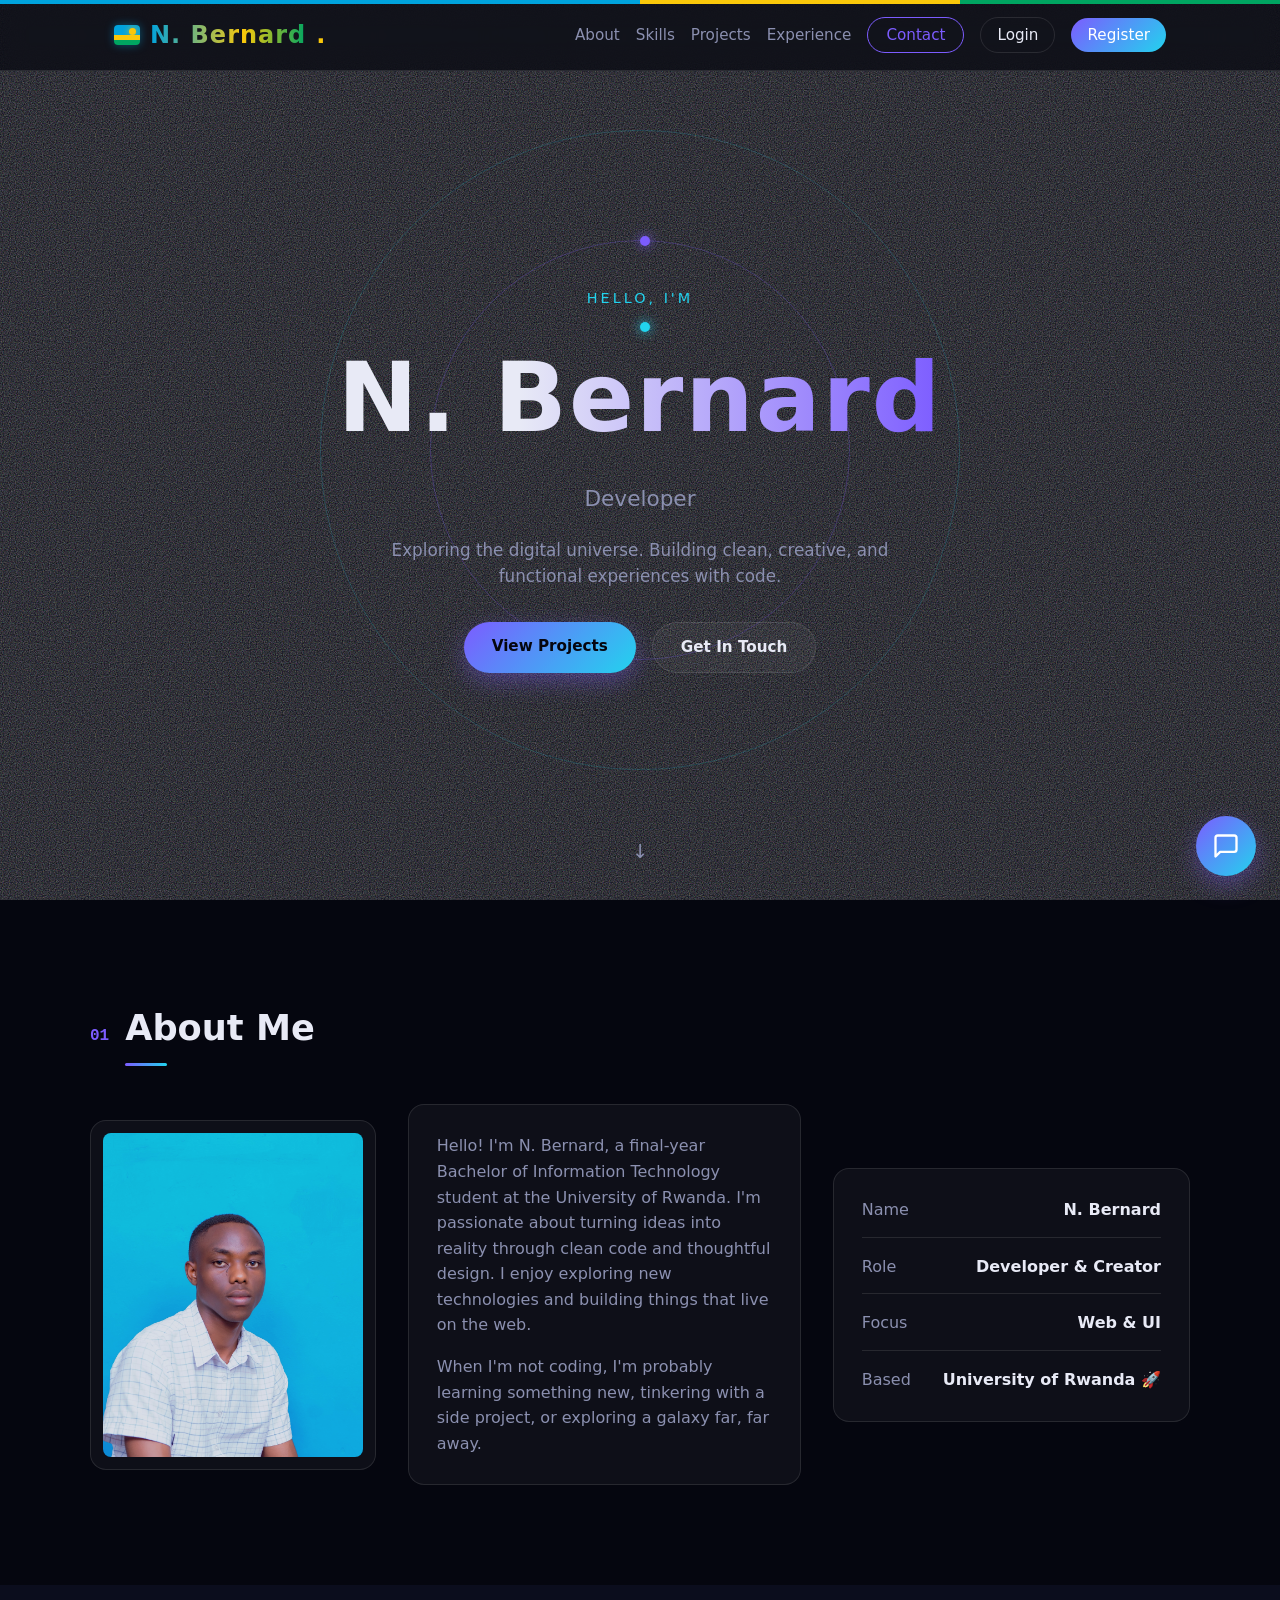
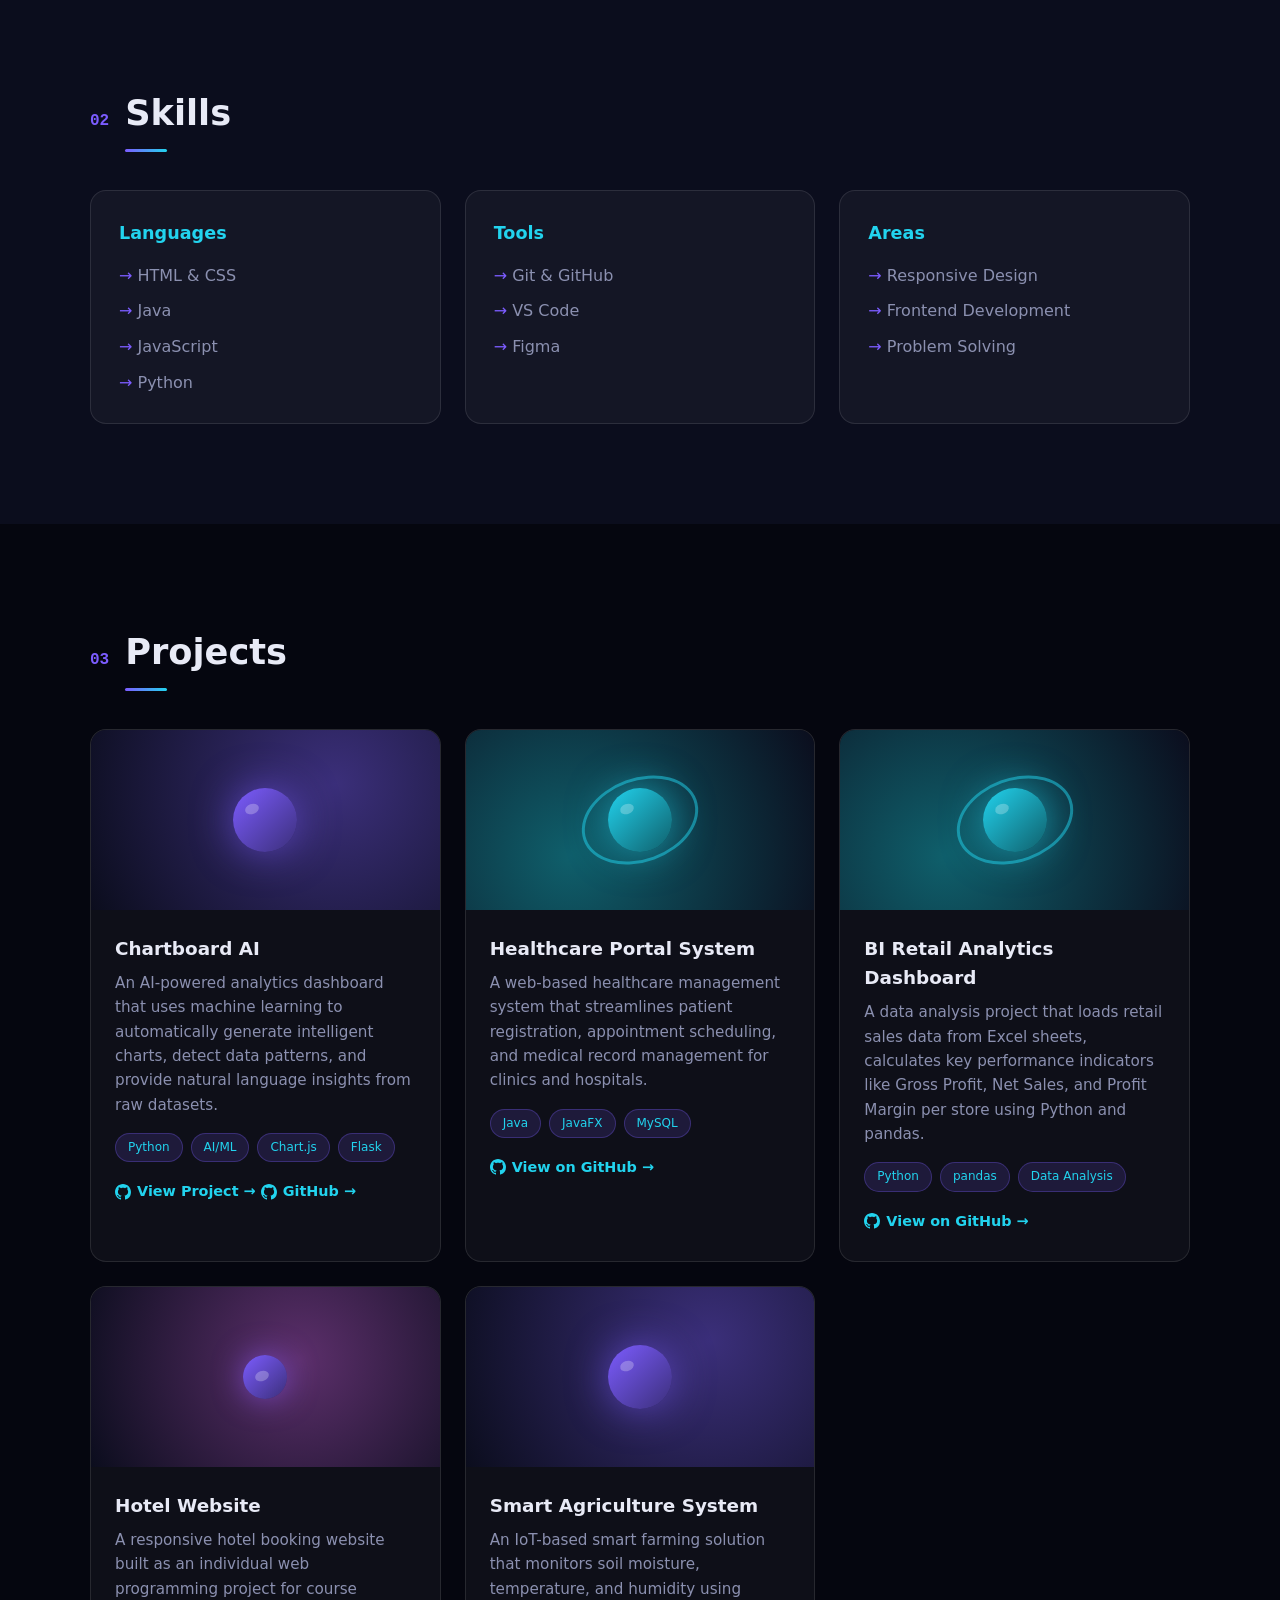
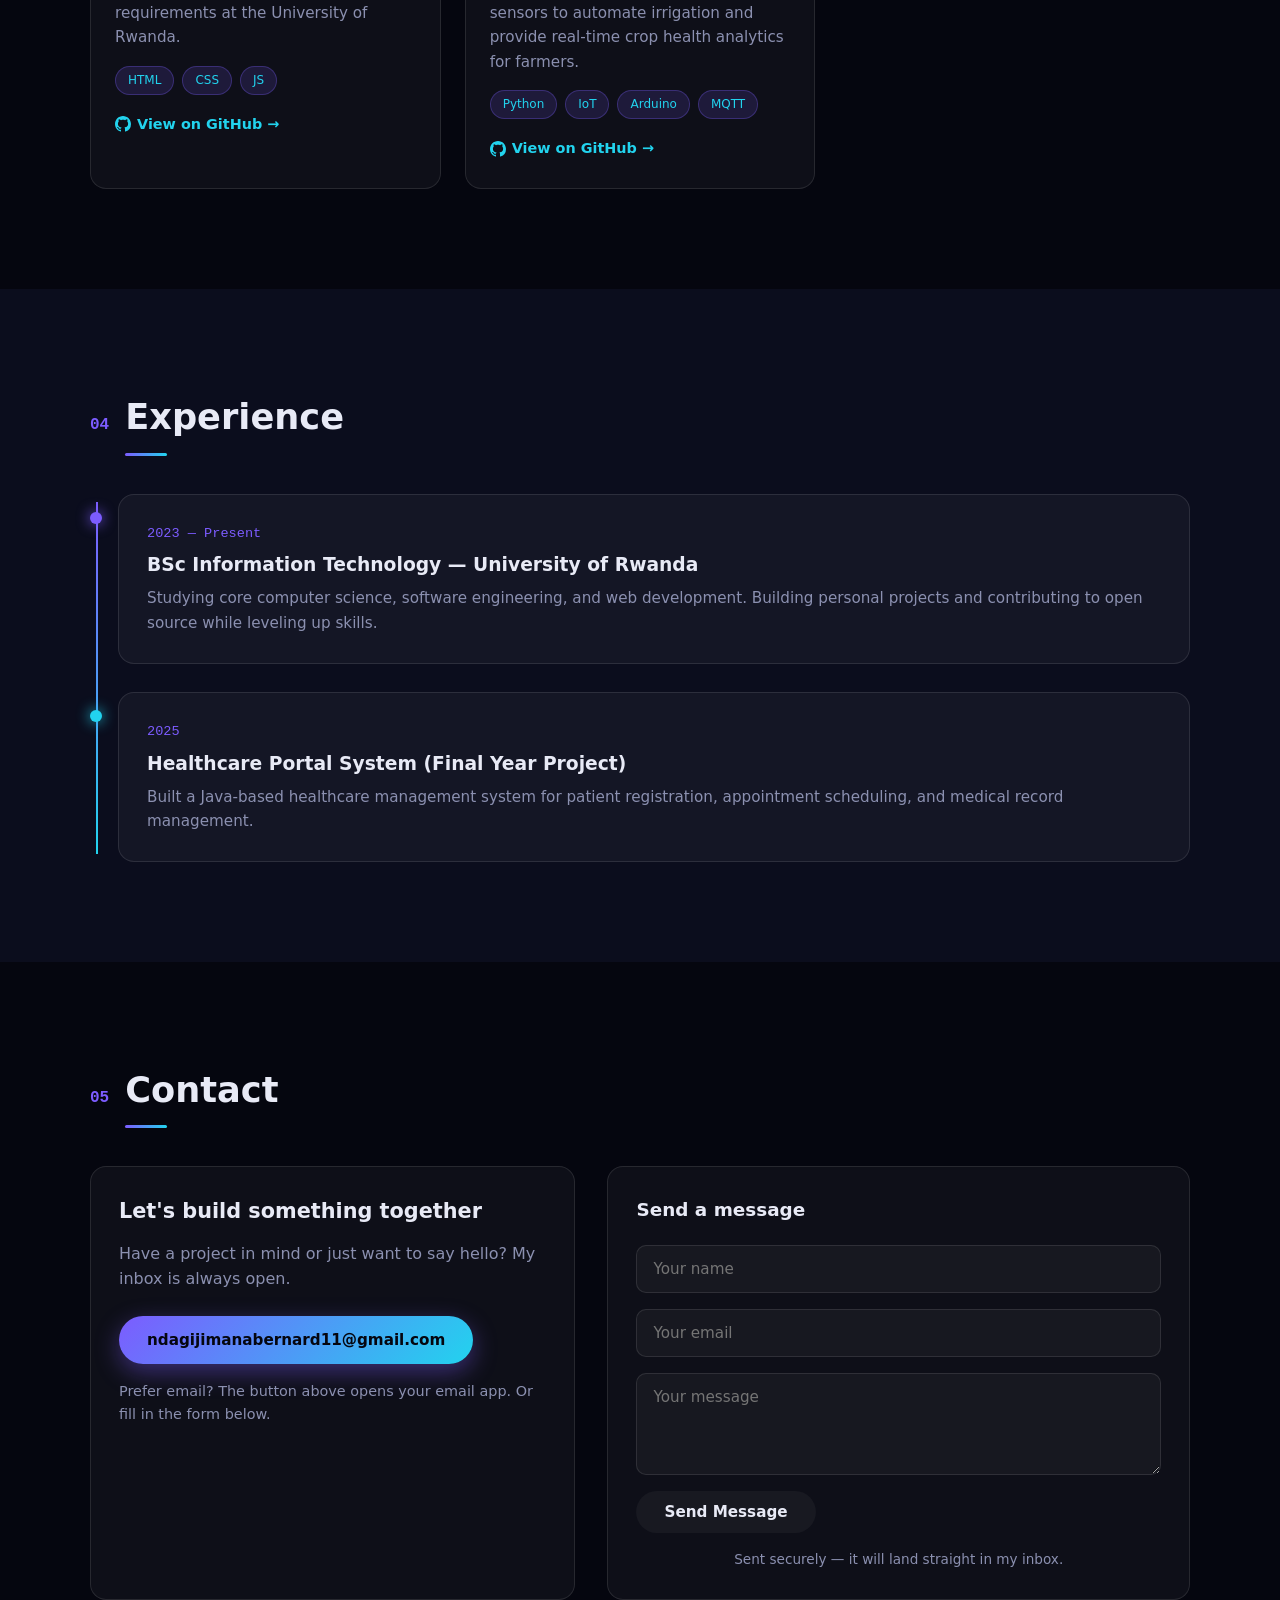
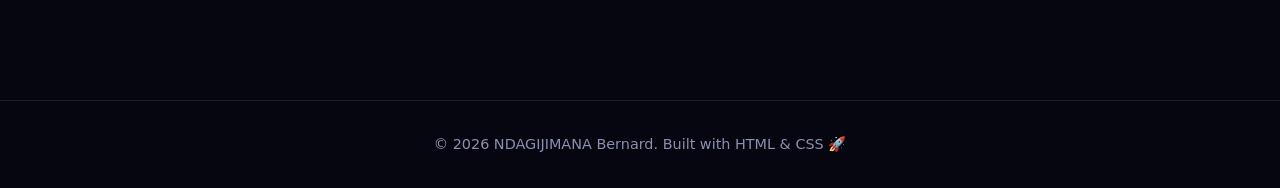
<file: index.html>
<!DOCTYPE html>
<html lang="en">
<head>
  <meta charset="UTF-8" />
  <meta name="viewport" content="width=device-width, initial-scale=1.0" />
  <title>N. Bernard — Portfolio</title>
  <link rel="stylesheet" href="css/styles.css" />
  <link rel="stylesheet" href="assets/css/chatbot.css" />
</head>
<body>

  <!-- Background stars -->
  <div class="stars" aria-hidden="true"></div>
  <div class="twinkling" aria-hidden="true"></div>

  <!-- Navigation -->
  <nav class="navbar">
    <div class="nav-inner">
      <a href="#home" class="logo">
        <span class="flag-badge" aria-hidden="true"><span class="sun"></span></span>
        <span class="logo-name">N. Bernard</span><span class="logo-dot">.</span>
      </a>
      <input type="checkbox" id="nav-toggle" class="nav-toggle" aria-label="Toggle navigation" />
      <label for="nav-toggle" class="nav-hamburger" aria-hidden="true">
        <span></span><span></span><span></span>
      </label>
      <ul class="nav-links">
        <li><a href="#about">About</a></li>
        <li><a href="#skills">Skills</a></li>
        <li><a href="#projects">Projects</a></li>
        <li><a href="#experience">Experience</a></li>
        <li><a href="#contact" class="nav-cta">Contact</a></li>
        <li><a href="auth/login.html" class="nav-login">Login</a></li>
        <li><a href="auth/register.html" class="nav-register">Register</a></li>
      </ul>
    </div>
  </nav>

  <!-- Hero -->
  <header id="home" class="hero">
    <div class="orbit orbit-1" aria-hidden="true"></div>
    <div class="orbit orbit-2" aria-hidden="true"></div>
    <div class="hero-content">
      <p class="hero-tag">Hello, I'm</p>
      <h1 class="hero-name">N. Bernard</h1>
      <p class="hero-role">Developer &amp; Creator</p>
      <p class="hero-desc">
        Exploring the digital universe. Building clean, creative,
        and functional experiences with code.
      </p>
      <div class="hero-actions">
        <a href="#projects" class="btn btn-primary">View Projects</a>
        <a href="#contact" class="btn btn-ghost">Get In Touch</a>
      </div>
    </div>
    <a href="#about" class="scroll-hint" aria-label="Scroll to about">↓</a>
  </header>

  <!-- About -->
  <section id="about" class="section">
    <div class="container">
      <div class="section-head">
        <span class="section-number">01</span>
        <h2 class="section-title">About Me</h2>
      </div>
      <div class="about-grid">
        <div class="about-photo">
          <img src="assets/images/HagyImages%20Studio(0788360437)(5)%20(4).jpg" alt="Portrait of N. Bernard" />
        </div>
        <div class="about-card">
          <p>
            Hello! I'm N. Bernard, a final-year Bachelor of Information
            Technology student at the University of Rwanda. I'm passionate
            about turning ideas into reality through clean code and thoughtful
            design. I enjoy exploring new technologies and building things
            that live on the web.
          </p>
          <p>
            When I'm not coding, I'm probably learning something new, tinkering
            with a side project, or exploring a galaxy far, far away.
          </p>
        </div>
        <div class="info-card">
          <div class="info-row"><span>Name</span><strong>N. Bernard</strong></div>
          <div class="info-row"><span>Role</span><strong>Developer &amp; Creator</strong></div>
          <div class="info-row"><span>Focus</span><strong>Web &amp; UI</strong></div>
          <div class="info-row"><span>Based</span><strong>University of Rwanda 🚀</strong></div>
        </div>
      </div>
    </div>
  </section>

  <!-- Skills -->
  <section id="skills" class="section section-alt">
    <div class="container">
      <div class="section-head">
        <span class="section-number">02</span>
        <h2 class="section-title">Skills</h2>
      </div>
      <div class="skills-grid">
        <div class="skill-card">
          <h3>Languages</h3>
          <ul>
            <li>HTML &amp; CSS</li>
            <li>Java</li>
            <li>JavaScript</li>
            <li>Python</li>
          </ul>
        </div>
        <div class="skill-card">
          <h3>Tools</h3>
          <ul>
            <li>Git &amp; GitHub</li>
            <li>VS Code</li>
            <li>Figma</li>
          </ul>
        </div>
        <div class="skill-card">
          <h3>Areas</h3>
          <ul>
            <li>Responsive Design</li>
            <li>Frontend Development</li>
            <li>Problem Solving</li>
          </ul>
        </div>
      </div>
    </div>
  </section>

  <!-- Projects -->
  <section id="projects" class="section">
    <div class="container">
      <div class="section-head">
        <span class="section-number">03</span>
        <h2 class="section-title">Projects</h2>
      </div>
      <div class="projects-grid">
        <article class="project-card">
          <div class="project-visual visual-1" aria-hidden="true">
            <span class="planet"></span>
          </div>
          <div class="project-body">
            <h3>Chartboard AI</h3>
            <p>An AI-powered analytics dashboard that uses machine learning to automatically generate intelligent charts, detect data patterns, and provide natural language insights from raw datasets.</p>
            <div class="project-tags">
              <span>Python</span><span>AI/ML</span><span>Chart.js</span><span>Flask</span>
            </div>
            <a href="projects/chartboard-ai/index.html" class="project-link" target="_blank" rel="noopener">
            <svg class="link-icon" viewBox="0 0 16 16" aria-hidden="true"><path fill="currentColor" d="M8 0C3.58 0 0 3.58 0 8c0 3.54 2.29 6.53 5.47 7.59.4.07.55-.17.55-.38 0-.19-.01-.82-.01-1.49-2.01.37-2.53-.49-2.69-.94-.09-.23-.48-.94-.82-1.13-.28-.15-.68-.52-.01-.53.63-.01 1.08.58 1.23.82.72 1.21 1.87.87 2.33.66.07-.52.28-.87.51-1.07-1.78-.2-3.64-.89-3.64-3.95 0-.87.31-1.59.82-2.15-.08-.2-.36-1.02.08-2.12 0 0 .67-.21 2.2.82.64-.18 1.32-.27 2-.27s1.36.09 2 .27c1.53-1.04 2.2-.82 2.2-.82.44 1.1.16 1.92.08 2.12.51.56.82 1.27.82 2.15 0 3.07-1.87 3.75-3.65 3.95.29.25.54.73.54 1.48 0 1.07-.01 1.93-.01 2.2 0 .21.15.46.55.38A8.01 8.01 0 0 0 16 8c0-4.42-3.58-8-8-8z"/></svg>
            View Project →
          </a>
          <a href="https://github.com/bernard52196/Chartboard-AI" class="project-link" target="_blank" rel="noopener">
            <svg class="link-icon" viewBox="0 0 16 16" aria-hidden="true"><path fill="currentColor" d="M8 0C3.58 0 0 3.58 0 8c0 3.54 2.29 6.53 5.47 7.59.4.07.55-.17.55-.38 0-.19-.01-.82-.01-1.49-2.01.37-2.53-.49-2.69-.94-.09-.23-.48-.94-.82-1.13-.28-.15-.68-.52-.01-.53.63-.01 1.08.58 1.23.82.72 1.21 1.87.87 2.33.66.07-.52.28-.87.51-1.07-1.78-.2-3.64-.89-3.64-3.95 0-.87.31-1.59.82-2.15-.08-.2-.36-1.02.08-2.12 0 0 .67-.21 2.2.82.64-.18 1.32-.27 2-.27s1.36.09 2 .27c1.53-1.04 2.2-.82 2.2-.82.44 1.1.16 1.92.08 2.12.51.56.82 1.27.82 2.15 0 3.07-1.87 3.75-3.65 3.95.29.25.54.73.54 1.48 0 1.07-.01 1.93-.01 2.2 0 .21.15.46.55.38A8.01 8.01 0 0 0 16 8c0-4.42-3.58-8-8-8z"/></svg>
            GitHub →
          </a>
          </div>
        </article>

        <article class="project-card">
          <div class="project-visual visual-2" aria-hidden="true">
            <span class="planet ring"></span>
          </div>
          <div class="project-body">
            <h3>Healthcare Portal System</h3>
            <p>A web-based healthcare management system that streamlines patient registration, appointment scheduling, and medical record management for clinics and hospitals.</p>
            <div class="project-tags">
              <span>Java</span><span>JavaFX</span><span>MySQL</span>
            </div>
            <a href="https://github.com/bernard52196/JAVA_FINAL_EXAM_NDAGIJIMANA-Bernard_223007117" class="project-link" target="_blank" rel="noopener">
            <svg class="link-icon" viewBox="0 0 16 16" aria-hidden="true"><path fill="currentColor" d="M8 0C3.58 0 0 3.58 0 8c0 3.54 2.29 6.53 5.47 7.59.4.07.55-.17.55-.38 0-.19-.01-.82-.01-1.49-2.01.37-2.53-.49-2.69-.94-.09-.23-.48-.94-.82-1.13-.28-.15-.68-.52-.01-.53.63-.01 1.08.58 1.23.82.72 1.21 1.87.87 2.33.66.07-.52.28-.87.51-1.07-1.78-.2-3.64-.89-3.64-3.95 0-.87.31-1.59.82-2.15-.08-.2-.36-1.02.08-2.12 0 0 .67-.21 2.2.82.64-.18 1.32-.27 2-.27s1.36.09 2 .27c1.53-1.04 2.2-.82 2.2-.82.44 1.1.16 1.92.08 2.12.51.56.82 1.27.82 2.15 0 3.07-1.87 3.75-3.65 3.95.29.25.54.73.54 1.48 0 1.07-.01 1.93-.01 2.2 0 .21.15.46.55.38A8.01 8.01 0 0 0 16 8c0-4.42-3.58-8-8-8z"/></svg>
            View on GitHub →
          </a>
          </div>
        </article>

        <article class="project-card">
          <div class="project-visual visual-2" aria-hidden="true">
            <span class="planet ring"></span>
          </div>
          <div class="project-body">
            <h3>BI Retail Analytics Dashboard</h3>
            <p>A data analysis project that loads retail sales data from Excel sheets, calculates key performance indicators like Gross Profit, Net Sales, and Profit Margin per store using Python and pandas.</p>
            <div class="project-tags">
              <span>Python</span><span>pandas</span><span>Data Analysis</span>
            </div>
            <a href="https://github.com/bernard52196/BI-Retail-Case-Study" class="project-link" target="_blank" rel="noopener">
            <svg class="link-icon" viewBox="0 0 16 16" aria-hidden="true"><path fill="currentColor" d="M8 0C3.58 0 0 3.58 0 8c0 3.54 2.29 6.53 5.47 7.59.4.07.55-.17.55-.38 0-.19-.01-.82-.01-1.49-2.01.37-2.53-.49-2.69-.94-.09-.23-.48-.94-.82-1.13-.28-.15-.68-.52-.01-.53.63-.01 1.08.58 1.23.82.72 1.21 1.87.87 2.33.66.07-.52.28-.87.51-1.07-1.78-.2-3.64-.89-3.64-3.95 0-.87.31-1.59.82-2.15-.08-.2-.36-1.02.08-2.12 0 0 .67-.21 2.2.82.64-.18 1.32-.27 2-.27s1.36.09 2 .27c1.53-1.04 2.2-.82 2.2-.82.44 1.1.16 1.92.08 2.12.51.56.82 1.27.82 2.15 0 3.07-1.87 3.75-3.65 3.95.29.25.54.73.54 1.48 0 1.07-.01 1.93-.01 2.2 0 .21.15.46.55.38A8.01 8.01 0 0 0 16 8c0-4.42-3.58-8-8-8z"/></svg>
            View on GitHub →
          </a>
          </div>
        </article>

<article class="project-card">
          <div class="project-visual visual-3" aria-hidden="true">
            <span class="planet moon"></span>
          </div>
          <div class="project-body">
            <h3>Hotel Website</h3>
            <p>A responsive hotel booking website built as an individual web programming project for course requirements at the University of Rwanda.</p>
            <div class="project-tags">
              <span>HTML</span><span>CSS</span><span>JS</span>
            </div>
            <a href="https://github.com/bernard52196/Individual-project-Web-Programming-NDAGIJIMINA-Bernard_223007117/tree/main/hotel-website" class="project-link" target="_blank" rel="noopener">
            <svg class="link-icon" viewBox="0 0 16 16" aria-hidden="true"><path fill="currentColor" d="M8 0C3.58 0 0 3.58 0 8c0 3.54 2.29 6.53 5.47 7.59.4.07.55-.17.55-.38 0-.19-.01-.82-.01-1.49-2.01.37-2.53-.49-2.69-.94-.09-.23-.48-.94-.82-1.13-.28-.15-.68-.52-.01-.53.63-.01 1.08.58 1.23.82.72 1.21 1.87.87 2.33.66.07-.52.28-.87.51-1.07-1.78-.2-3.64-.89-3.64-3.95 0-.87.31-1.59.82-2.15-.08-.2-.36-1.02.08-2.12 0 0 .67-.21 2.2.82.64-.18 1.32-.27 2-.27s1.36.09 2 .27c1.53-1.04 2.2-.82 2.2-.82.44 1.1.16 1.92.08 2.12.51.56.82 1.27.82 2.15 0 3.07-1.87 3.75-3.65 3.95.29.25.54.73.54 1.48 0 1.07-.01 1.93-.01 2.2 0 .21.15.46.55.38A8.01 8.01 0 0 0 16 8c0-4.42-3.58-8-8-8z"/></svg>
            View on GitHub →
          </a>
          </div>
        </article>

        <article class="project-card">
          <div class="project-visual visual-1" aria-hidden="true">
            <span class="planet"></span>
          </div>
          <div class="project-body">
            <h3>Smart Agriculture System</h3>
            <p>An IoT-based smart farming solution that monitors soil moisture, temperature, and humidity using sensors to automate irrigation and provide real-time crop health analytics for farmers.</p>
            <div class="project-tags">
              <span>Python</span><span>IoT</span><span>Arduino</span><span>MQTT</span>
            </div>
            <a href="projects/smart-agriculture/index.html" class="project-link" target="_blank" rel="noopener">
            <svg class="link-icon" viewBox="0 0 16 16" aria-hidden="true"><path fill="currentColor" d="M8 0C3.58 0 0 3.58 0 8c0 3.54 2.29 6.53 5.47 7.59.4.07.55-.17.55-.38 0-.19-.01-.82-.01-1.49-2.01.37-2.53-.49-2.69-.94-.09-.23-.48-.94-.82-1.13-.28-.15-.68-.52-.01-.53.63-.01 1.08.58 1.23.82.72 1.21 1.87.87 2.33.66.07-.52.28-.87.51-1.07-1.78-.2-3.64-.89-3.64-3.95 0-.87.31-1.59.82-2.15-.08-.2-.36-1.02.08-2.12 0 0 .67-.21 2.2.82.64-.18 1.32-.27 2-.27s1.36.09 2 .27c1.53-1.04 2.2-.82 2.2-.82.44 1.1.16 1.92.08 2.12.51.56.82 1.27.82 2.15 0 3.07-1.87 3.75-3.65 3.95.29.25.54.73.54 1.48 0 1.07-.01 1.93-.01 2.2 0 .21.15.46.55.38A8.01 8.01 0 0 0 16 8c0-4.42-3.58-8-8-8z"/></svg>
            View on GitHub →
          </a>
          </div>
        </article>
      </div>
    </div>
  </section>

  <!-- Experience -->
  <section id="experience" class="section section-alt">
    <div class="container">
      <div class="section-head">
        <span class="section-number">04</span>
        <h2 class="section-title">Experience</h2>
      </div>
      <div class="timeline">
        <div class="timeline-item">
          <div class="timeline-dot" aria-hidden="true"></div>
          <div class="timeline-card">
            <p class="timeline-date">2023 — Present</p>
            <h3>BSc Information Technology — University of Rwanda</h3>
            <p>Studying core computer science, software engineering, and web development. Building personal projects and contributing to open source while leveling up skills.</p>
          </div>
        </div>
        <div class="timeline-item">
          <div class="timeline-dot" aria-hidden="true"></div>
          <div class="timeline-card">
            <p class="timeline-date">2025</p>
            <h3>Healthcare Portal System (Final Year Project)</h3>
            <p>Built a Java-based healthcare management system for patient registration, appointment scheduling, and medical record management.</p>
          </div>
        </div>
      </div>
    </div>
  </section>

  <!-- Contact -->
  <section id="contact" class="section">
    <div class="container">
      <div class="section-head">
        <span class="section-number">05</span>
        <h2 class="section-title">Contact</h2>
      </div>
      <div class="contact-grid">
        <div class="contact-card">
          <h3>Let's build something together</h3>
          <p>Have a project in mind or just want to say hello? My inbox is always open.</p>
          <a href="mailto:ndagijimanabernard11@gmail.com" class="btn btn-primary">ndagijimanabernard11@gmail.com</a>
          <p class="contact-note">Prefer email? The button above opens your email app. Or fill in the form below.</p>
        </div>
        <form class="contact-form" action="https://api.web3forms.com/submit" method="POST">
          <h3 class="form-title">Send a message</h3>
          <input type="hidden" name="access_key" value="542e6519-d087-4bf9-b852-f9fd5cfbbce0" />
          <input type="hidden" name="subject" value="New message from your portfolio" />
          <input type="hidden" name="redirect" value="thanks.html" />
          <input type="text" name="name" placeholder="Your name" required />
          <input type="email" name="email" placeholder="Your email" required />
          <textarea name="message" rows="4" placeholder="Your message" required></textarea>
          <button type="submit" class="btn btn-ghost">Send Message</button>
          <p class="form-note">Sent securely — it will land straight in my inbox.</p>
        </form>
      </div>
    </div>
  </section>

  <footer class="footer">
    <p>© 2026 NDAGIJIMANA Bernard. Built with HTML &amp; CSS 🚀</p>
  </footer>

  <script src="assets/js/chatbot.js"></script>
  <script src="assets/js/main.js"></script>
</body>
</html>
</file>
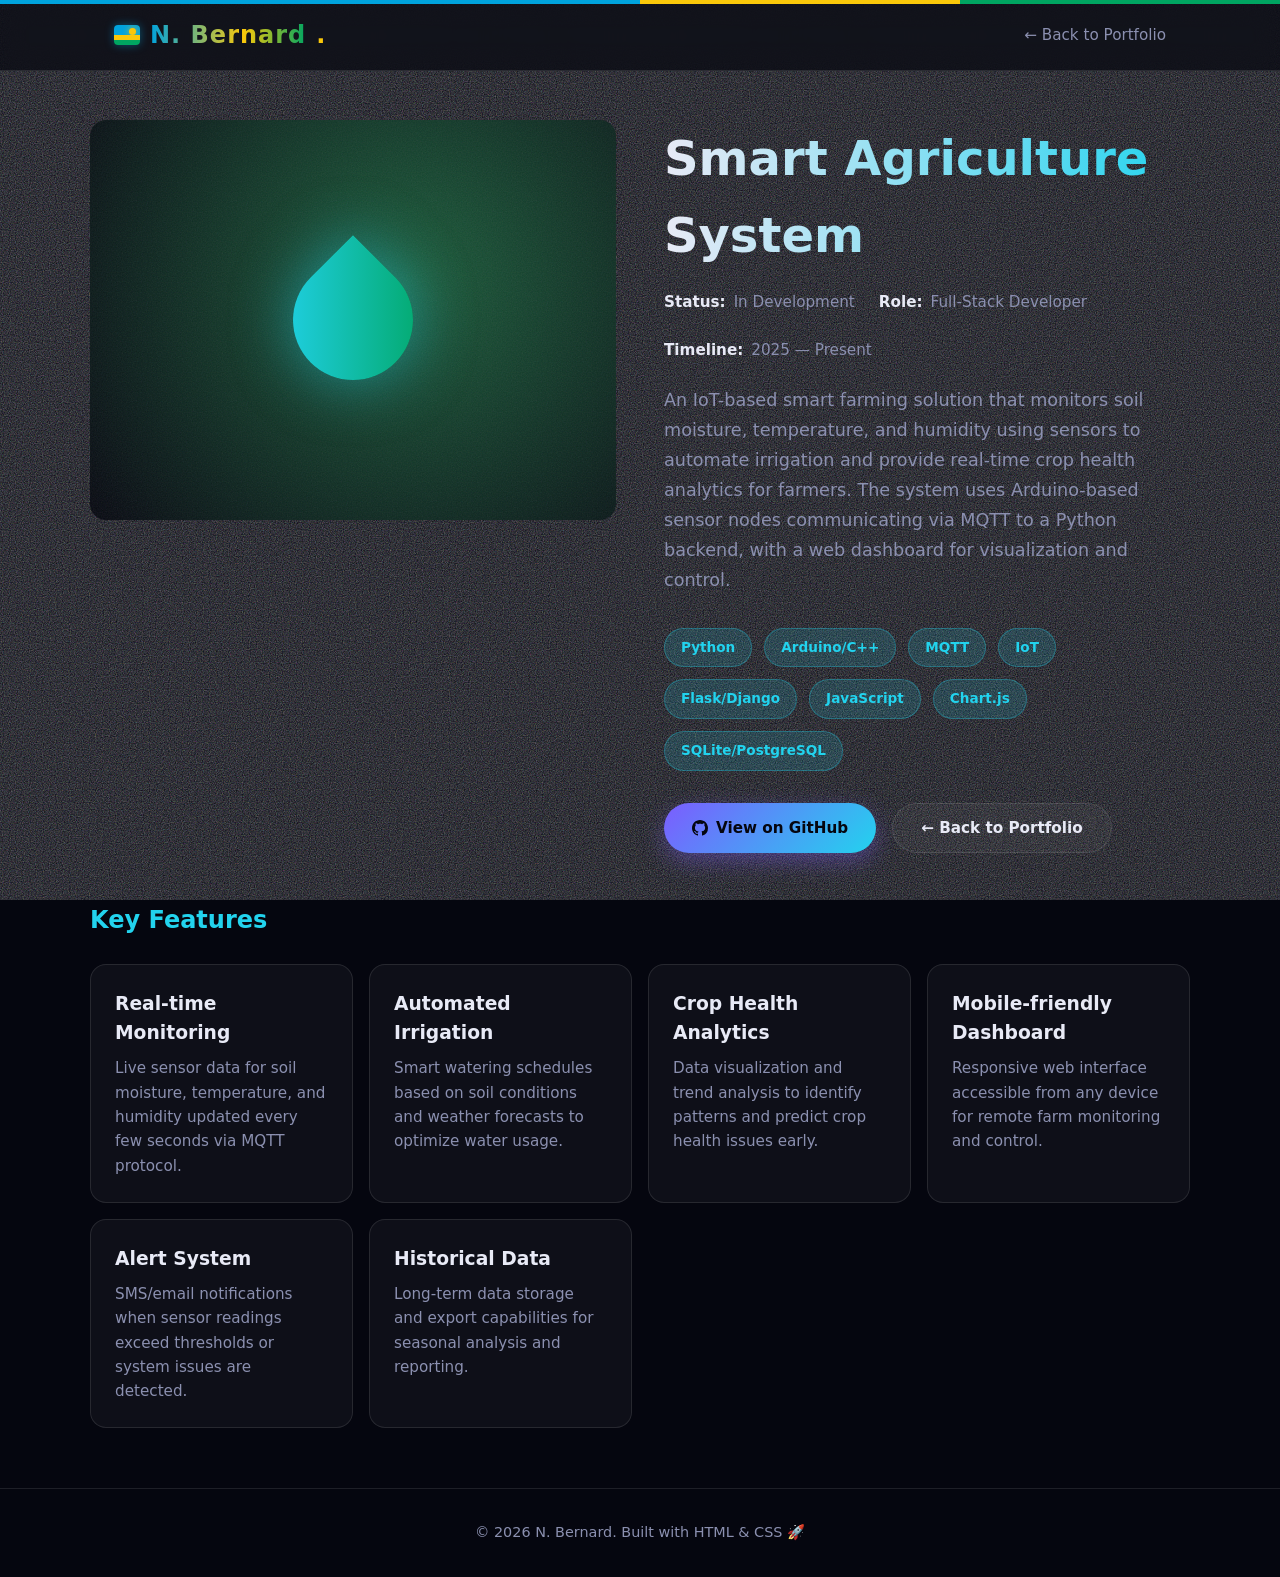
<file: smart-agriculture/index.html>
<!DOCTYPE html>
<html lang="en">
<head>
  <meta charset="UTF-8" />
  <meta name="viewport" content="width=device-width, initial-scale=1.0" />
  <title>Smart Agriculture System — N. Bernard</title>
  <link rel="stylesheet" href="../styles.css" />
  <style>
    .project-detail {
      min-height: 100vh;
      padding: 120px 24px 60px;
    }
    .detail-grid {
      display: grid;
      grid-template-columns: 1fr 1fr;
      gap: 48px;
      align-items: start;
      max-width: 1100px;
      margin: 0 auto;
    }
    .detail-visual {
      height: 400px;
      border-radius: var(--radius);
      background: radial-gradient(circle at 60% 40%, #1a5c3a, #05060f);
      display: flex;
      align-items: center;
      justify-content: center;
      position: relative;
      overflow: hidden;
    }
    .detail-visual::before {
      content: "";
      position: absolute;
      inset: 0;
      background: url("data:image/svg+xml,%3Csvg xmlns='http://www.w3.org/2000/svg' width='100' height='100'%3E%3Cfilter id='n'%3E%3CfeTurbulence type='fractalNoise' baseFrequency='0.8' numOctaves='2'/%3E%3C/filter%3E%3Crect width='100%25' height='100%25' filter='url(%23n)' opacity='0.1'/%3E%3C/svg%3E");
    }
    .leaf-icon {
      width: 120px;
      height: 120px;
      background: linear-gradient(135deg, #22d3ee, #00a561);
      border-radius: 50% 0 50% 50%;
      transform: rotate(-45deg);
      box-shadow: 0 0 60px rgba(34, 211, 238, 0.5);
      animation: sway 3s ease-in-out infinite;
    }
    @keyframes sway {
      0%, 100% { transform: rotate(-45deg) scale(1); }
      50% { transform: rotate(-40deg) scale(1.05); }
    }
    .detail-content h1 {
      font-size: clamp(2rem, 5vw, 3rem);
      margin-bottom: 16px;
      background: linear-gradient(90deg, var(--text), var(--accent-2));
      -webkit-background-clip: text;
      background-clip: text;
      -webkit-text-fill-color: transparent;
    }
    .detail-meta {
      display: flex;
      gap: 24px;
      margin-bottom: 24px;
      flex-wrap: wrap;
    }
    .meta-item {
      display: flex;
      align-items: center;
      gap: 8px;
      color: var(--muted);
      font-size: 0.95rem;
    }
    .meta-item strong { color: var(--text); }
    .detail-desc {
      color: var(--muted);
      font-size: 1.1rem;
      line-height: 1.7;
      margin-bottom: 32px;
    }
    .tech-stack {
      display: flex;
      flex-wrap: wrap;
      gap: 12px;
      margin-bottom: 32px;
    }
    .tech-tag {
      padding: 8px 16px;
      border-radius: 999px;
      background: rgba(34, 211, 238, 0.15);
      color: var(--accent-2);
      border: 1px solid rgba(34, 211, 238, 0.3);
      font-size: 0.85rem;
      font-weight: 600;
    }
    .detail-actions {
      display: flex;
      gap: 16px;
      flex-wrap: wrap;
    }
    .detail-actions .btn {
      display: inline-flex;
      align-items: center;
      gap: 8px;
    }
    .features {
      margin-top: 48px;
    }
    .features h2 {
      font-size: 1.5rem;
      margin-bottom: 24px;
      color: var(--accent-2);
    }
    .features-grid {
      display: grid;
      grid-template-columns: repeat(auto-fit, minmax(250px, 1fr));
      gap: 16px;
    }
    .feature-card {
      background: var(--card);
      border: 1px solid var(--card-border);
      border-radius: var(--radius);
      padding: 24px;
      transition: transform 0.2s, border-color 0.2s;
    }
    .feature-card:hover {
      transform: translateY(-4px);
      border-color: var(--accent-2);
    }
    .feature-card h3 {
      margin-bottom: 8px;
      color: var(--text);
    }
    .feature-card p {
      color: var(--muted);
      font-size: 0.95rem;
    }
    @media (max-width: 768px) {
      .detail-grid {
        grid-template-columns: 1fr;
        gap: 32px;
      }
      .detail-visual {
        height: 300px;
      }
    }
  </style>
</head>
<body>
  <div class="stars" aria-hidden="true"></div>
  <div class="twinkling" aria-hidden="true"></div>

  <nav class="navbar">
    <div class="nav-inner">
      <a href="../index.html" class="logo">
        <span class="flag-badge" aria-hidden="true"><span class="sun"></span></span>
        <span class="logo-name">N. Bernard</span><span class="logo-dot">.</span>
      </a>
      <input type="checkbox" id="nav-toggle" class="nav-toggle" aria-label="Toggle navigation" />
      <label for="nav-toggle" class="nav-hamburger" aria-hidden="true">
        <span></span><span></span><span></span>
      </label>
      <ul class="nav-links">
        <li><a href="../index.html#projects">← Back to Portfolio</a></li>
      </ul>
    </div>
  </nav>

  <main class="project-detail">
    <div class="detail-grid">
      <div class="detail-visual">
        <div class="leaf-icon"></div>
      </div>
      <div class="detail-content">
        <h1>Smart Agriculture System</h1>
        <div class="detail-meta">
          <div class="meta-item"><strong>Status:</strong> In Development</div>
          <div class="meta-item"><strong>Role:</strong> Full-Stack Developer</div>
          <div class="meta-item"><strong>Timeline:</strong> 2025 — Present</div>
        </div>
        <p class="detail-desc">
          An IoT-based smart farming solution that monitors soil moisture, temperature, and humidity using sensors to automate irrigation and provide real-time crop health analytics for farmers. The system uses Arduino-based sensor nodes communicating via MQTT to a Python backend, with a web dashboard for visualization and control.
        </p>
        <div class="tech-stack">
          <span class="tech-tag">Python</span>
          <span class="tech-tag">Arduino/C++</span>
          <span class="tech-tag">MQTT</span>
          <span class="tech-tag">IoT</span>
          <span class="tech-tag">Flask/Django</span>
          <span class="tech-tag">JavaScript</span>
          <span class="tech-tag">Chart.js</span>
          <span class="tech-tag">SQLite/PostgreSQL</span>
        </div>
        <div class="detail-actions">
          <a href="https://github.com/bernard52196/Smart-Agriculture-System" class="btn btn-primary" target="_blank" rel="noopener">
            <svg width="16" height="16" viewBox="0 0 16 16" fill="currentColor"><path d="M8 0C3.58 0 0 3.58 0 8c0 3.54 2.29 6.53 5.47 7.59.4.07.55-.17.55-.38 0-.19-.01-.82-.01-1.49-2.01.37-2.53-.49-2.69-.94-.09-.23-.48-.94-.82-1.13-.28-.15-.68-.52-.01-.53.63-.01 1.08.58 1.23.82.72 1.21 1.87.87 2.33.66.07-.52.28-.87.51-1.07-1.78-.2-3.64-.89-3.64-3.95 0-.87.31-1.59.82-2.15-.08-.2-.36-1.02.08-2.12 0 0 .67-.21 2.2.82.64-.18 1.32-.27 2-.27s1.36.09 2 .27c1.53-1.04 2.2-.82 2.2-.82.44 1.1.16 1.92.08 2.12.51.56.82 1.27.82 2.15 0 3.07-1.87 3.75-3.65 3.95.29.25.54.73.54 1.48 0 1.07-.01 1.93-.01 2.2 0 .21.15.46.55.38A8.01 8.01 0 0 0 16 8c0-4.42-3.58-8-8-8z"/></svg>
            View on GitHub
          </a>
          <a href="../index.html" class="btn btn-ghost">← Back to Portfolio</a>
        </div>
      </div>
    </div>

    <section class="features">
      <div class="container">
        <h2>Key Features</h2>
        <div class="features-grid">
          <article class="feature-card">
            <h3>Real-time Monitoring</h3>
            <p>Live sensor data for soil moisture, temperature, and humidity updated every few seconds via MQTT protocol.</p>
          </article>
          <article class="feature-card">
            <h3>Automated Irrigation</h3>
            <p>Smart watering schedules based on soil conditions and weather forecasts to optimize water usage.</p>
          </article>
          <article class="feature-card">
            <h3>Crop Health Analytics</h3>
            <p>Data visualization and trend analysis to identify patterns and predict crop health issues early.</p>
          </article>
          <article class="feature-card">
            <h3>Mobile-friendly Dashboard</h3>
            <p>Responsive web interface accessible from any device for remote farm monitoring and control.</p>
          </article>
          <article class="feature-card">
            <h3>Alert System</h3>
            <p>SMS/email notifications when sensor readings exceed thresholds or system issues are detected.</p>
          </article>
          <article class="feature-card">
            <h3>Historical Data</h3>
            <p>Long-term data storage and export capabilities for seasonal analysis and reporting.</p>
          </article>
        </div>
      </div>
    </section>
  </main>

  <footer class="footer">
    <p>© 2026 N. Bernard. Built with HTML & CSS 🚀</p>
  </footer>
</body>
</html>
</file>
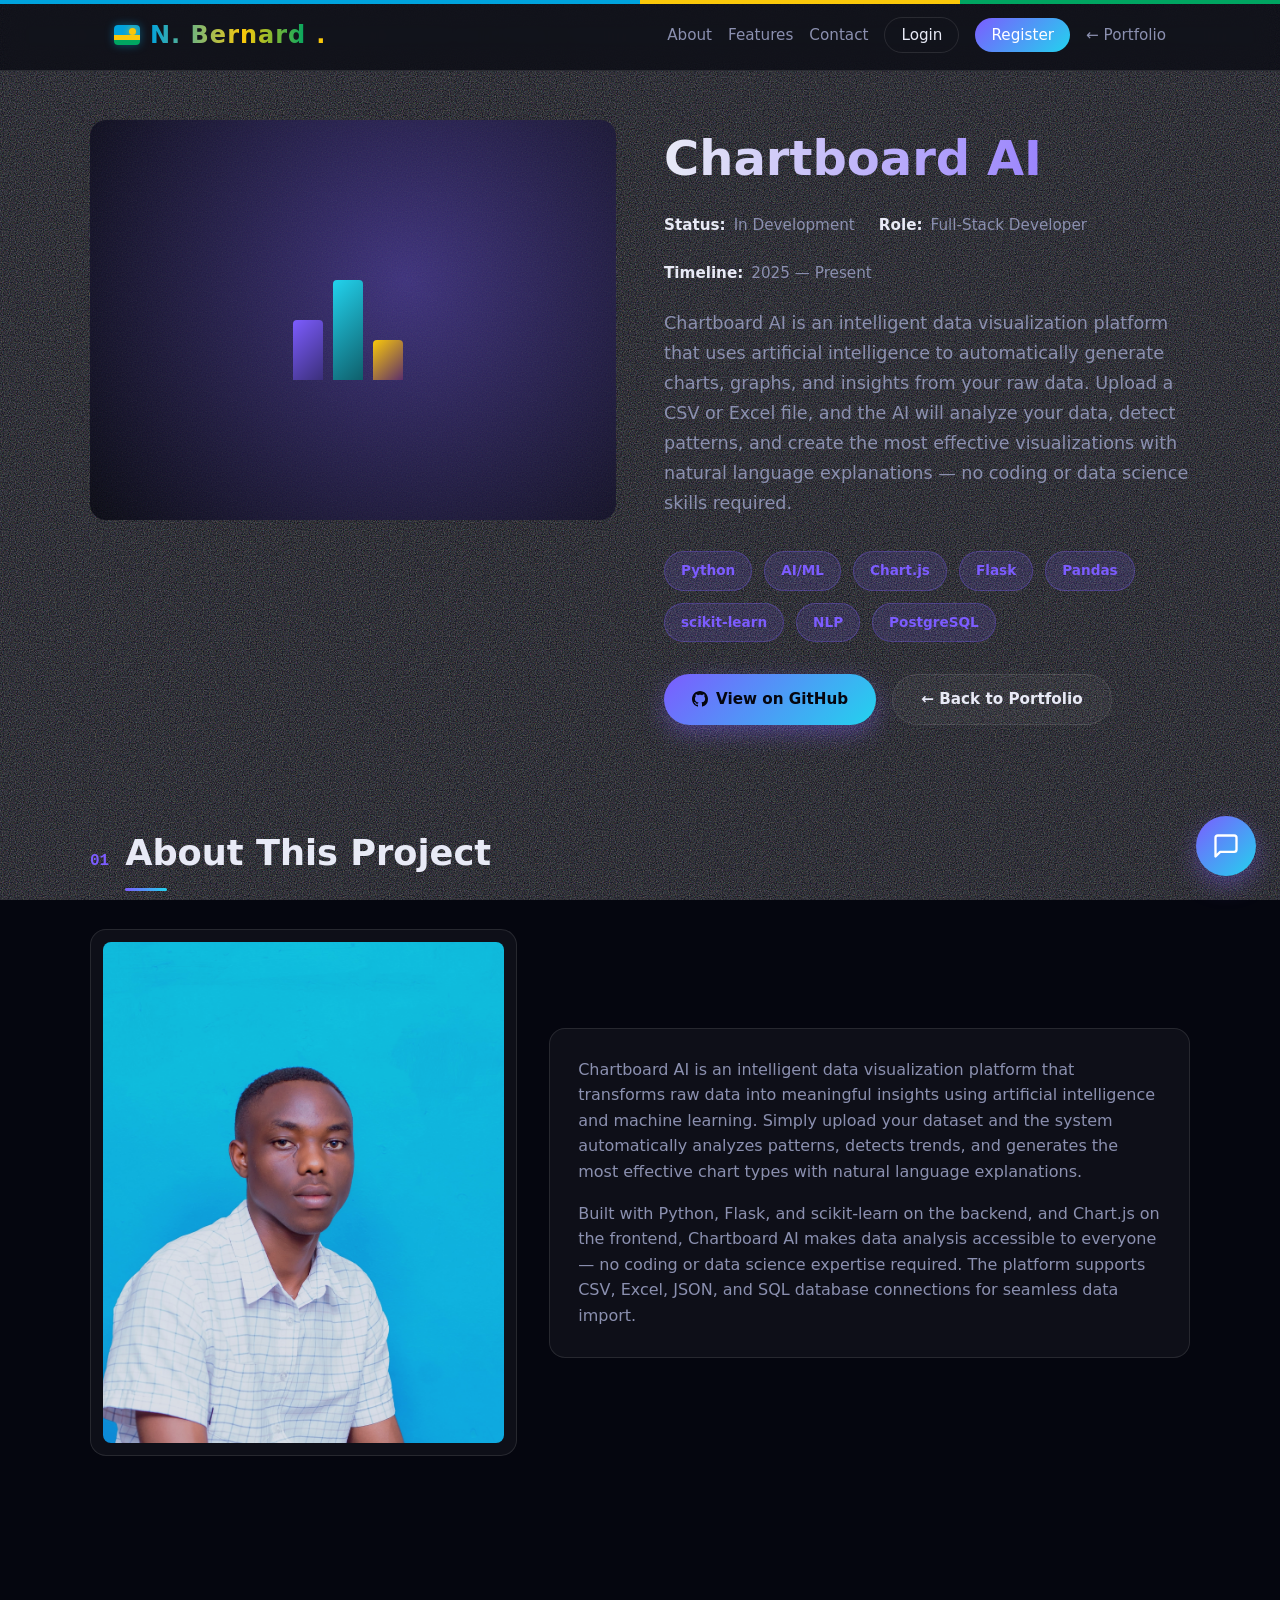
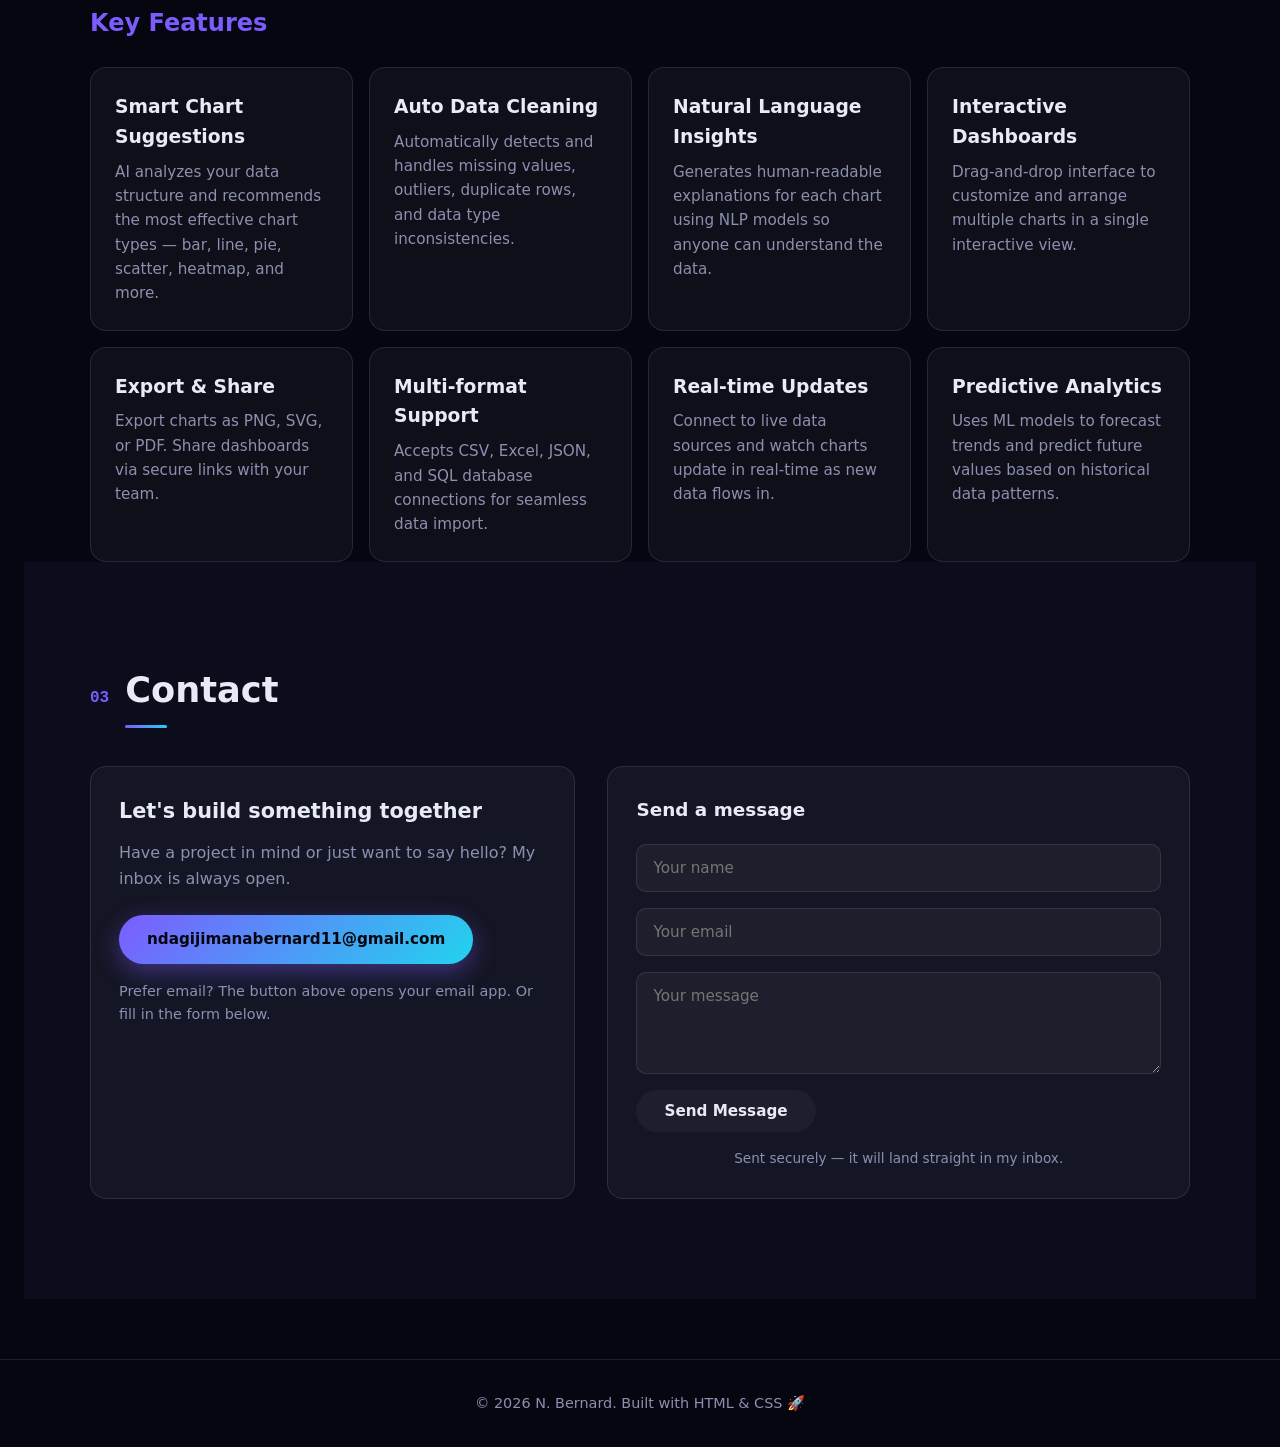
<file: projects/chartboard-ai/index.html>
<!DOCTYPE html>
<html lang="en">
<head>
  <meta charset="UTF-8" />
  <meta name="viewport" content="width=device-width, initial-scale=1.0" />
  <title>Chartboard AI — N. Bernard</title>
  <link rel="stylesheet" href="../../css/styles.css" />
  <link rel="stylesheet" href="../../assets/css/chatbot.css" />
  <style>
    .project-detail {
      min-height: 100vh;
      padding: 120px 24px 60px;
    }
    .detail-grid {
      display: grid;
      grid-template-columns: 1fr 1fr;
      gap: 48px;
      align-items: start;
      max-width: 1100px;
      margin: 0 auto;
    }
    .detail-visual {
      height: 400px;
      border-radius: var(--radius);
      background: radial-gradient(circle at 60% 40%, #3b2f7a, #05060f);
      display: flex;
      align-items: center;
      justify-content: center;
      position: relative;
      overflow: hidden;
    }
    .detail-visual::before {
      content: "";
      position: absolute;
      inset: 0;
      background: url("data:image/svg+xml,%3Csvg xmlns='http://www.w3.org/2000/svg' width='100' height='100'%3E%3Cfilter id='n'%3E%3CfeTurbulence type='fractalNoise' baseFrequency='0.8' numOctaves='2'/%3E%3C/filter%3E%3Crect width='100%25' height='100%25' filter='url(%23n)' opacity='0.1'/%3E%3C/svg%3E");
    }
    .chart-icon {
      width: 120px;
      height: 120px;
      position: relative;
      animation: pulse 2s ease-in-out infinite;
    }
    .chart-icon::before {
      content: "";
      position: absolute;
      bottom: 0;
      left: 0;
      width: 30px;
      height: 60px;
      background: linear-gradient(135deg, var(--accent), #3b2f7a);
      border-radius: 4px 4px 0 0;
    }
    .chart-icon::after {
      content: "";
      position: absolute;
      bottom: 0;
      left: 40px;
      width: 30px;
      height: 100px;
      background: linear-gradient(135deg, var(--accent-2), #0f5f6b);
      border-radius: 4px 4px 0 0;
    }
    .chart-icon span {
      position: absolute;
      bottom: 0;
      left: 80px;
      width: 30px;
      height: 40px;
      background: linear-gradient(135deg, #fac80a, #5c2f6b);
      border-radius: 4px 4px 0 0;
    }
    @keyframes pulse {
      0%, 100% { transform: scale(1); }
      50% { transform: scale(1.05); }
    }
    .detail-content h1 {
      font-size: clamp(2rem, 5vw, 3rem);
      margin-bottom: 16px;
      background: linear-gradient(90deg, var(--text), var(--accent));
      -webkit-background-clip: text;
      background-clip: text;
      -webkit-text-fill-color: transparent;
    }
    .detail-meta {
      display: flex;
      gap: 24px;
      margin-bottom: 24px;
      flex-wrap: wrap;
    }
    .meta-item {
      display: flex;
      align-items: center;
      gap: 8px;
      color: var(--muted);
      font-size: 0.95rem;
    }
    .meta-item strong { color: var(--text); }
    .detail-desc {
      color: var(--muted);
      font-size: 1.1rem;
      line-height: 1.7;
      margin-bottom: 32px;
    }
    .tech-stack {
      display: flex;
      flex-wrap: wrap;
      gap: 12px;
      margin-bottom: 32px;
    }
    .tech-tag {
      padding: 8px 16px;
      border-radius: 999px;
      background: rgba(124, 92, 255, 0.15);
      color: var(--accent);
      border: 1px solid rgba(124, 92, 255, 0.3);
      font-size: 0.85rem;
      font-weight: 600;
    }
    .detail-actions {
      display: flex;
      gap: 16px;
      flex-wrap: wrap;
    }
    .detail-actions .btn {
      display: inline-flex;
      align-items: center;
      gap: 8px;
    }
    .features {
      margin-top: 48px;
    }
    .features h2 {
      font-size: 1.5rem;
      margin-bottom: 24px;
      color: var(--accent);
    }
    .features-grid {
      display: grid;
      grid-template-columns: repeat(auto-fit, minmax(250px, 1fr));
      gap: 16px;
    }
    .feature-card {
      background: var(--card);
      border: 1px solid var(--card-border);
      border-radius: var(--radius);
      padding: 24px;
      transition: transform 0.2s, border-color 0.2s;
    }
    .feature-card:hover {
      transform: translateY(-4px);
      border-color: var(--accent);
    }
    .feature-card h3 {
      margin-bottom: 8px;
      color: var(--text);
    }
    .feature-card p {
      color: var(--muted);
      font-size: 0.95rem;
    }
    .about-grid {
      display: grid;
      grid-template-columns: minmax(220px, 0.8fr) 1.2fr;
      gap: 32px;
      align-items: center;
    }
    .about-photo {
      border-radius: var(--radius);
      border: 1px solid var(--card-border);
      padding: 12px;
      background: var(--card);
      transition: transform 0.25s, border-color 0.25s;
    }
    .about-photo:hover {
      transform: translateY(-4px);
      border-color: var(--accent);
    }
    .about-photo img {
      display: block;
      width: 100%;
      height: 100%;
      object-fit: cover;
      border-radius: calc(var(--radius) - 8px);
      aspect-ratio: 4 / 5;
      filter: saturate(0.9);
    }
    .about-card {
      background: var(--card);
      border: 1px solid var(--card-border);
      border-radius: var(--radius);
      padding: 28px;
    }
    .about-card p {
      color: var(--muted);
    }
    .about-card p + p {
      margin-top: 16px;
    }
    @media (max-width: 768px) {
      .detail-grid {
        grid-template-columns: 1fr;
        gap: 32px;
      }
      .detail-visual {
        height: 300px;
      }
      .about-grid {
        grid-template-columns: 1fr;
        gap: 24px;
      }
    }
  </style>
</head>
<body>
  <div class="stars" aria-hidden="true"></div>
  <div class="twinkling" aria-hidden="true"></div>

  <nav class="navbar">
    <div class="nav-inner">
      <a href="../../index.html" class="logo">
        <span class="flag-badge" aria-hidden="true"><span class="sun"></span></span>
        <span class="logo-name">N. Bernard</span><span class="logo-dot">.</span>
      </a>
      <input type="checkbox" id="nav-toggle" class="nav-toggle" aria-label="Toggle navigation" />
      <label for="nav-toggle" class="nav-hamburger" aria-hidden="true">
        <span></span><span></span><span></span>
      </label>
      <ul class="nav-links">
        <li><a href="#about">About</a></li>
        <li><a href="#features">Features</a></li>
        <li><a href="#contact">Contact</a></li>
        <li><a href="../../auth/login.html" class="nav-login">Login</a></li>
        <li><a href="../../auth/register.html" class="nav-register">Register</a></li>
        <li><a href="../../index.html#projects">← Portfolio</a></li>
      </ul>
    </div>
  </nav>

  <main class="project-detail">
    <div class="detail-grid">
      <div class="detail-visual">
        <div class="chart-icon"><span></span></div>
      </div>
      <div class="detail-content">
        <h1>Chartboard AI</h1>
        <div class="detail-meta">
          <div class="meta-item"><strong>Status:</strong> In Development</div>
          <div class="meta-item"><strong>Role:</strong> Full-Stack Developer</div>
          <div class="meta-item"><strong>Timeline:</strong> 2025 — Present</div>
        </div>
        <p class="detail-desc">
          Chartboard AI is an intelligent data visualization platform that uses artificial intelligence to automatically generate charts, graphs, and insights from your raw data. Upload a CSV or Excel file, and the AI will analyze your data, detect patterns, and create the most effective visualizations with natural language explanations — no coding or data science skills required.
        </p>
        <div class="tech-stack">
          <span class="tech-tag">Python</span>
          <span class="tech-tag">AI/ML</span>
          <span class="tech-tag">Chart.js</span>
          <span class="tech-tag">Flask</span>
          <span class="tech-tag">Pandas</span>
          <span class="tech-tag">scikit-learn</span>
          <span class="tech-tag">NLP</span>
          <span class="tech-tag">PostgreSQL</span>
        </div>
        <div class="detail-actions">
          <a href="https://github.com/bernard52196/Chartboard-AI" class="btn btn-primary" target="_blank" rel="noopener">
            <svg width="16" height="16" viewBox="0 0 16 16" fill="currentColor"><path d="M8 0C3.58 0 0 3.58 0 8c0 3.54 2.29 6.53 5.47 7.59.4.07.55-.17.55-.38 0-.19-.01-.82-.01-1.49-2.01.37-2.53-.49-2.69-.94-.09-.23-.48-.94-.82-1.13-.28-.15-.68-.52-.01-.53.63-.01 1.08.58 1.23.82.72 1.21 1.87.87 2.33.66.07-.52.28-.87.51-1.07-1.78-.2-3.64-.89-3.64-3.95 0-.87.31-1.59.82-2.15-.08-.2-.36-1.02.08-2.12 0 0 .67-.21 2.2.82.64-.18 1.32-.27 2-.27s1.36.09 2 .27c1.53-1.04 2.2-.82 2.2-.82.44 1.1.16 1.92.08 2.12.51.56.82 1.27.82 2.15 0 3.07-1.87 3.75-3.65 3.95.29.25.54.73.54 1.48 0 1.07-.01 1.93-.01 2.2 0 .21.15.46.55.38A8.01 8.01 0 0 0 16 8c0-4.42-3.58-8-8-8z"/></svg>
            View on GitHub
          </a>
          <a href="../../index.html" class="btn btn-ghost">← Back to Portfolio</a>
        </div>
      </div>
    </div>

    <section id="about" class="section">
      <div class="container">
        <div class="section-head">
          <span class="section-number">01</span>
          <h2 class="section-title">About This Project</h2>
        </div>
        <div class="about-grid">
          <div class="about-photo">
            <img src="../../assets/images/HagyImages Studio(0788360437)(5) (4).jpg" alt="Chartboard AI" />
          </div>
          <div class="about-card">
            <p>
              Chartboard AI is an intelligent data visualization platform that transforms raw data into meaningful insights using artificial intelligence and machine learning. Simply upload your dataset and the system automatically analyzes patterns, detects trends, and generates the most effective chart types with natural language explanations.
            </p>
            <p>
              Built with Python, Flask, and scikit-learn on the backend, and Chart.js on the frontend, Chartboard AI makes data analysis accessible to everyone — no coding or data science expertise required. The platform supports CSV, Excel, JSON, and SQL database connections for seamless data import.
            </p>
          </div>
        </div>
      </div>
    </section>

    <section id="features" class="features">
      <div class="container">
        <h2>Key Features</h2>
        <div class="features-grid">
          <article class="feature-card">
            <h3>Smart Chart Suggestions</h3>
            <p>AI analyzes your data structure and recommends the most effective chart types — bar, line, pie, scatter, heatmap, and more.</p>
          </article>
          <article class="feature-card">
            <h3>Auto Data Cleaning</h3>
            <p>Automatically detects and handles missing values, outliers, duplicate rows, and data type inconsistencies.</p>
          </article>
          <article class="feature-card">
            <h3>Natural Language Insights</h3>
            <p>Generates human-readable explanations for each chart using NLP models so anyone can understand the data.</p>
          </article>
          <article class="feature-card">
            <h3>Interactive Dashboards</h3>
            <p>Drag-and-drop interface to customize and arrange multiple charts in a single interactive view.</p>
          </article>
          <article class="feature-card">
            <h3>Export & Share</h3>
            <p>Export charts as PNG, SVG, or PDF. Share dashboards via secure links with your team.</p>
          </article>
          <article class="feature-card">
            <h3>Multi-format Support</h3>
            <p>Accepts CSV, Excel, JSON, and SQL database connections for seamless data import.</p>
          </article>
          <article class="feature-card">
            <h3>Real-time Updates</h3>
            <p>Connect to live data sources and watch charts update in real-time as new data flows in.</p>
          </article>
          <article class="feature-card">
            <h3>Predictive Analytics</h3>
            <p>Uses ML models to forecast trends and predict future values based on historical data patterns.</p>
          </article>
        </div>
      </div>
    </section>

    <section id="contact" class="section section-alt">
      <div class="container">
        <div class="section-head">
          <span class="section-number">03</span>
          <h2 class="section-title">Contact</h2>
        </div>
        <div class="contact-grid">
          <div class="contact-card">
            <h3>Let's build something together</h3>
            <p>Have a project in mind or just want to say hello? My inbox is always open.</p>
            <a href="mailto:ndagijimanabernard11@gmail.com" class="btn btn-primary">ndagijimanabernard11@gmail.com</a>
            <p class="contact-note">Prefer email? The button above opens your email app. Or fill in the form below.</p>
          </div>
          <form class="contact-form" action="https://api.web3forms.com/submit" method="POST">
            <h3 class="form-title">Send a message</h3>
            <input type="hidden" name="access_key" value="542e6519-d087-4bf9-b852-f9fd5cfbbce0" />
            <input type="hidden" name="subject" value="New message from Chartboard AI project" />
            <input type="hidden" name="redirect" value="thanks.html" />
            <input type="text" name="name" placeholder="Your name" required />
            <input type="email" name="email" placeholder="Your email" required />
            <textarea name="message" rows="4" placeholder="Your message" required></textarea>
            <button type="submit" class="btn btn-ghost">Send Message</button>
            <p class="form-note">Sent securely — it will land straight in my inbox.</p>
          </form>
        </div>
      </div>
    </section>
  </main>

  <footer class="footer">
    <p>© 2026 N. Bernard. Built with HTML & CSS 🚀</p>
  </footer>
  <script src="../../assets/js/chatbot.js"></script>
  <script src="../../assets/js/main.js"></script>
</body>
</html>
</file>
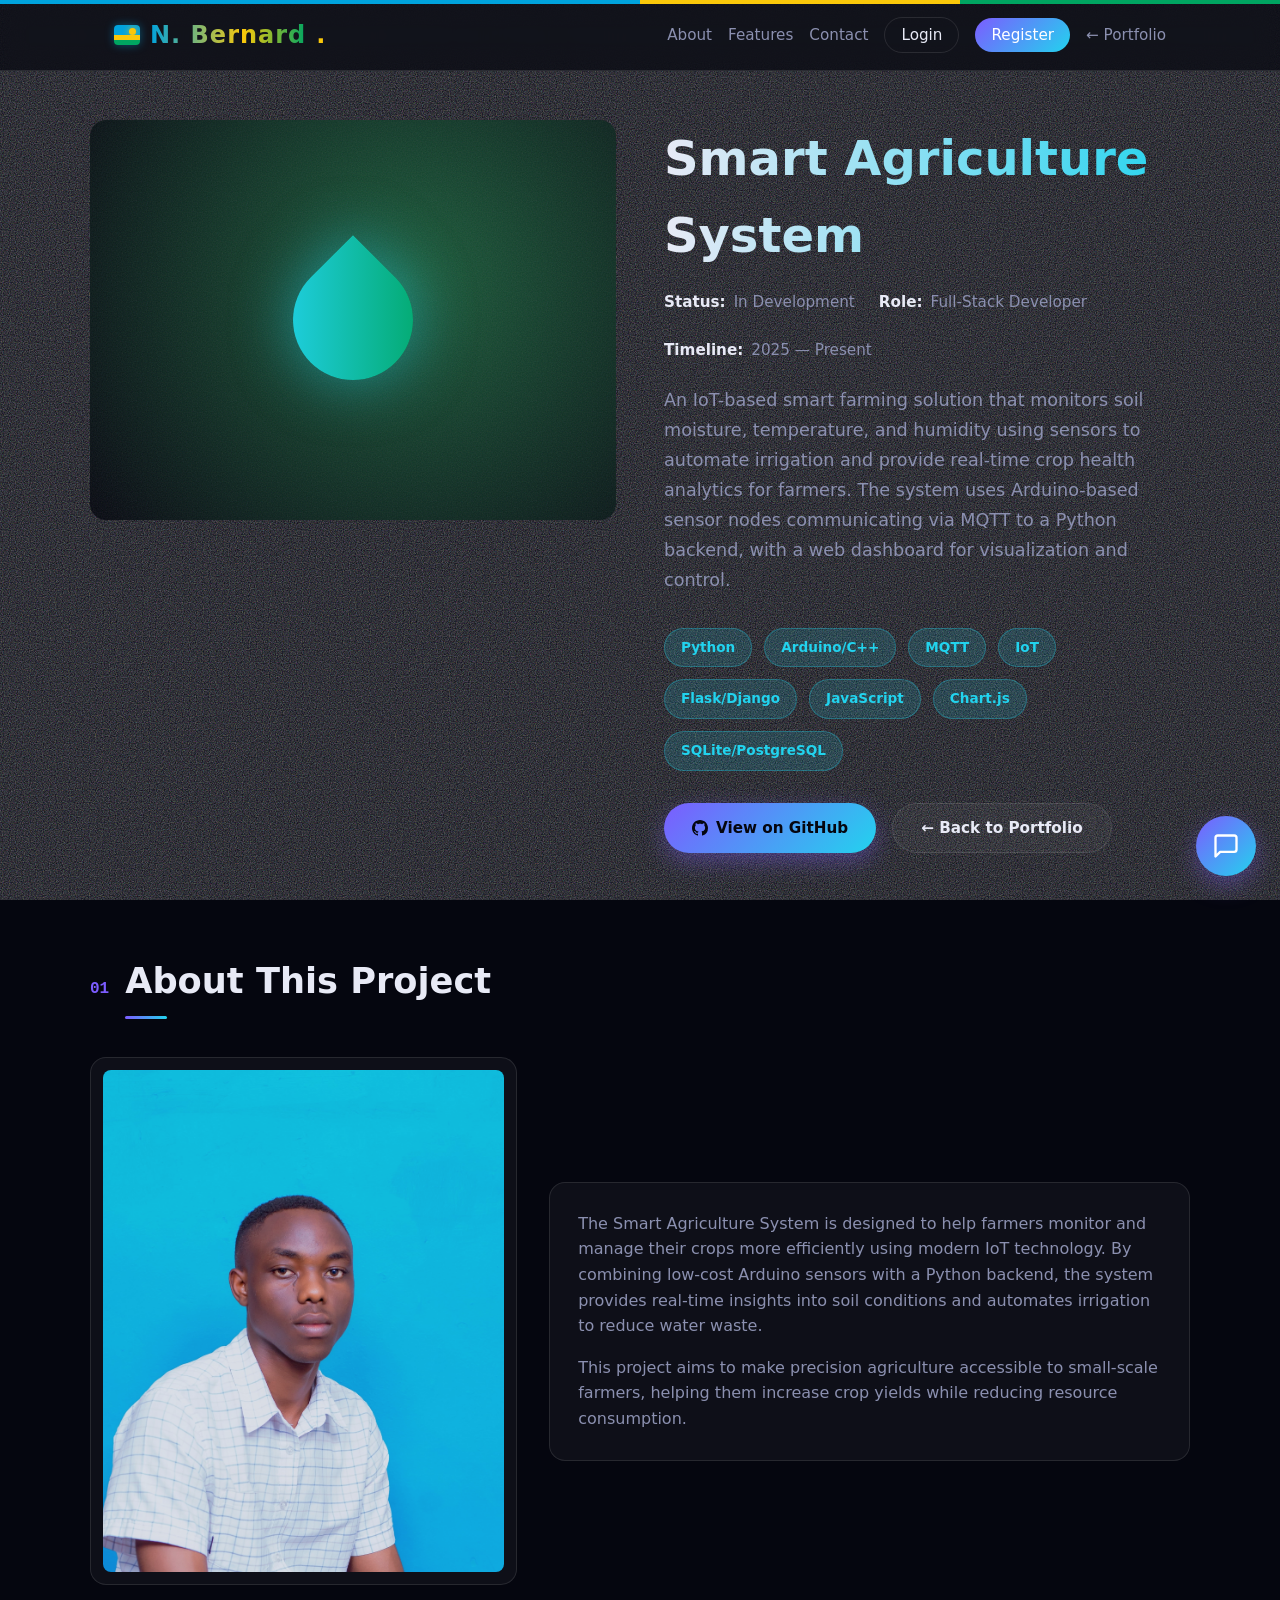
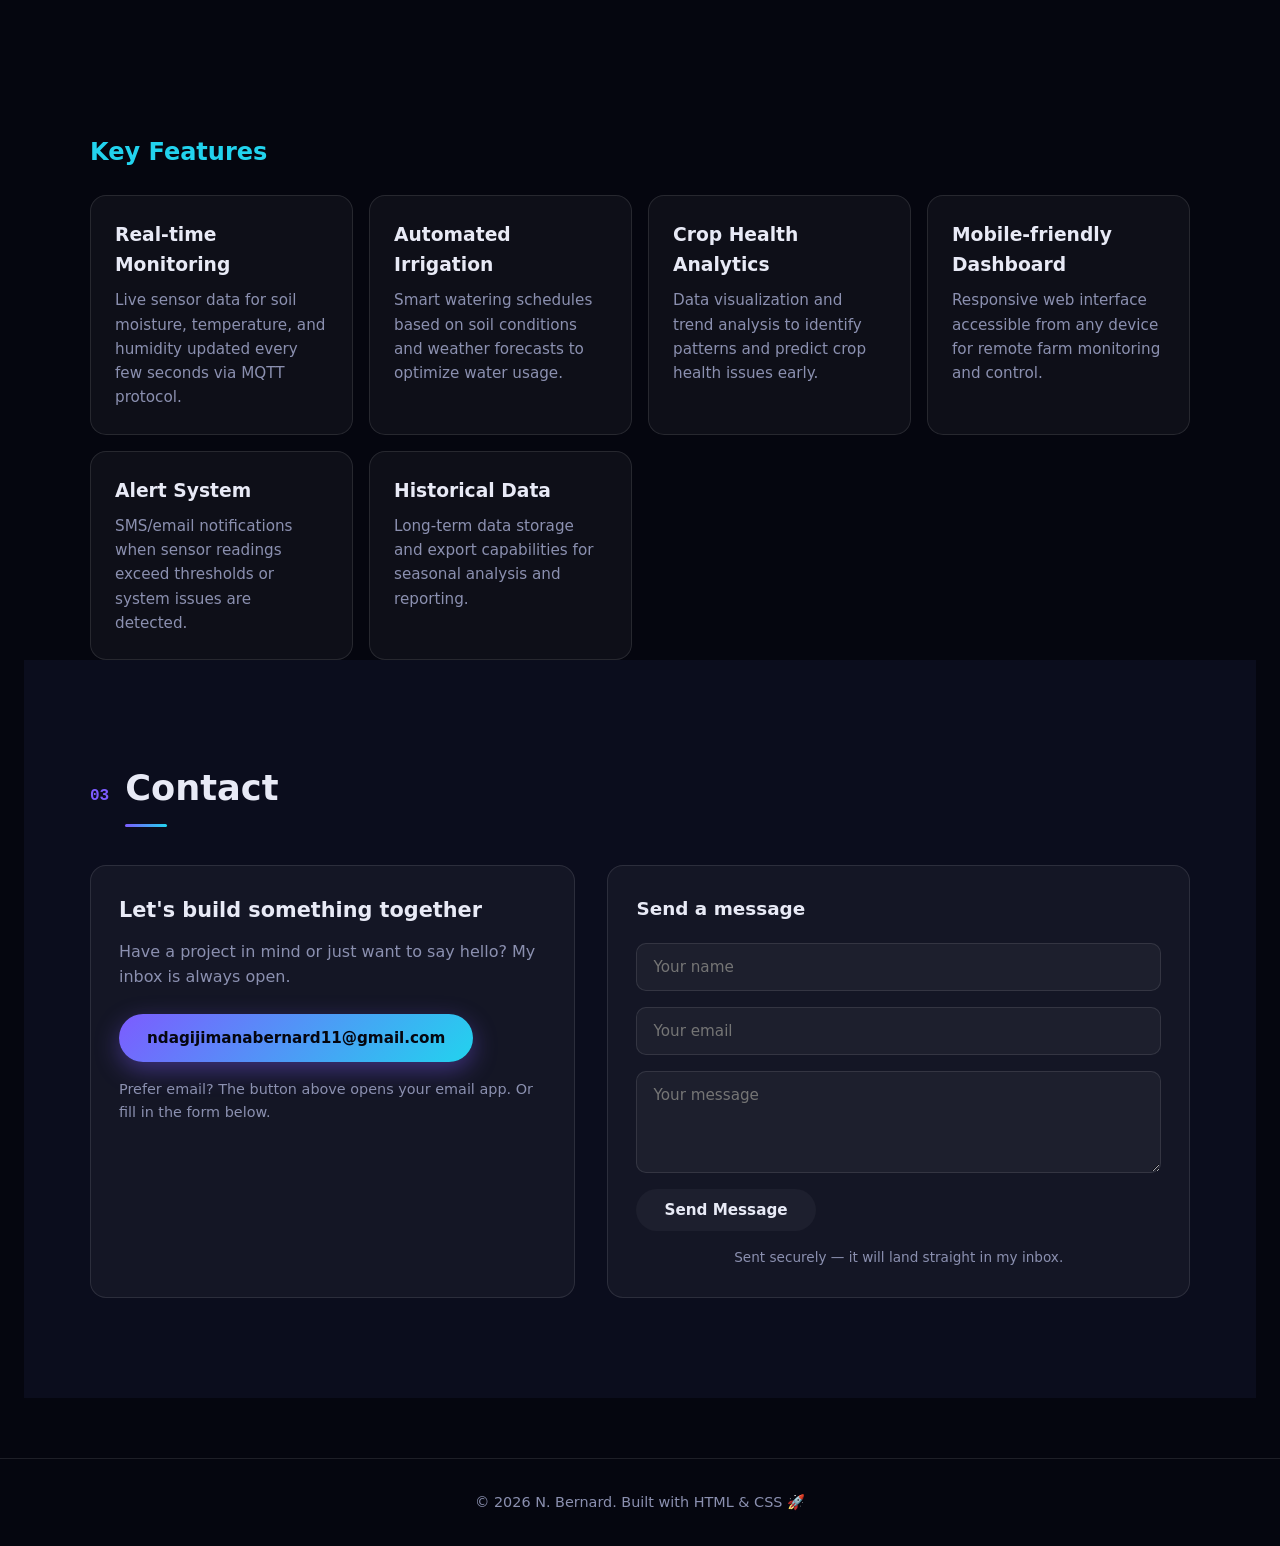
<file: projects/smart-agriculture/index.html>
<!DOCTYPE html>
<html lang="en">
<head>
  <meta charset="UTF-8" />
  <meta name="viewport" content="width=device-width, initial-scale=1.0" />
  <title>Smart Agriculture System — N. Bernard</title>
  <link rel="stylesheet" href="../../css/styles.css" />
  <link rel="stylesheet" href="../../assets/css/chatbot.css" />
  <style>
    .project-detail {
      min-height: 100vh;
      padding: 120px 24px 60px;
    }
    .detail-grid {
      display: grid;
      grid-template-columns: 1fr 1fr;
      gap: 48px;
      align-items: start;
      max-width: 1100px;
      margin: 0 auto;
    }
    .detail-visual {
      height: 400px;
      border-radius: var(--radius);
      background: radial-gradient(circle at 60% 40%, #1a5c3a, #05060f);
      display: flex;
      align-items: center;
      justify-content: center;
      position: relative;
      overflow: hidden;
    }
    .detail-visual::before {
      content: "";
      position: absolute;
      inset: 0;
      background: url("data:image/svg+xml,%3Csvg xmlns='http://www.w3.org/2000/svg' width='100' height='100'%3E%3Cfilter id='n'%3E%3CfeTurbulence type='fractalNoise' baseFrequency='0.8' numOctaves='2'/%3E%3C/filter%3E%3Crect width='100%25' height='100%25' filter='url(%23n)' opacity='0.1'/%3E%3C/svg%3E");
    }
    .leaf-icon {
      width: 120px;
      height: 120px;
      background: linear-gradient(135deg, #22d3ee, #00a561);
      border-radius: 50% 0 50% 50%;
      transform: rotate(-45deg);
      box-shadow: 0 0 60px rgba(34, 211, 238, 0.5);
      animation: sway 3s ease-in-out infinite;
    }
    @keyframes sway {
      0%, 100% { transform: rotate(-45deg) scale(1); }
      50% { transform: rotate(-40deg) scale(1.05); }
    }
    .detail-content h1 {
      font-size: clamp(2rem, 5vw, 3rem);
      margin-bottom: 16px;
      background: linear-gradient(90deg, var(--text), var(--accent-2));
      -webkit-background-clip: text;
      background-clip: text;
      -webkit-text-fill-color: transparent;
    }
    .detail-meta {
      display: flex;
      gap: 24px;
      margin-bottom: 24px;
      flex-wrap: wrap;
    }
    .meta-item {
      display: flex;
      align-items: center;
      gap: 8px;
      color: var(--muted);
      font-size: 0.95rem;
    }
    .meta-item strong { color: var(--text); }
    .detail-desc {
      color: var(--muted);
      font-size: 1.1rem;
      line-height: 1.7;
      margin-bottom: 32px;
    }
    .tech-stack {
      display: flex;
      flex-wrap: wrap;
      gap: 12px;
      margin-bottom: 32px;
    }
    .tech-tag {
      padding: 8px 16px;
      border-radius: 999px;
      background: rgba(34, 211, 238, 0.15);
      color: var(--accent-2);
      border: 1px solid rgba(34, 211, 238, 0.3);
      font-size: 0.85rem;
      font-weight: 600;
    }
    .detail-actions {
      display: flex;
      gap: 16px;
      flex-wrap: wrap;
    }
    .detail-actions .btn {
      display: inline-flex;
      align-items: center;
      gap: 8px;
    }
    .features {
      margin-top: 48px;
    }
    .features h2 {
      font-size: 1.5rem;
      margin-bottom: 24px;
      color: var(--accent-2);
    }
    .features-grid {
      display: grid;
      grid-template-columns: repeat(auto-fit, minmax(250px, 1fr));
      gap: 16px;
    }
    .feature-card {
      background: var(--card);
      border: 1px solid var(--card-border);
      border-radius: var(--radius);
      padding: 24px;
      transition: transform 0.2s, border-color 0.2s;
    }
    .feature-card:hover {
      transform: translateY(-4px);
      border-color: var(--accent-2);
    }
    .feature-card h3 {
      margin-bottom: 8px;
      color: var(--text);
    }
    .feature-card p {
      color: var(--muted);
      font-size: 0.95rem;
    }
    .about-grid {
      display: grid;
      grid-template-columns: minmax(220px, 0.8fr) 1.2fr;
      gap: 32px;
      align-items: center;
    }
    .about-photo {
      border-radius: var(--radius);
      border: 1px solid var(--card-border);
      padding: 12px;
      background: var(--card);
      transition: transform 0.25s, border-color 0.25s;
    }
    .about-photo:hover {
      transform: translateY(-4px);
      border-color: var(--accent-2);
    }
    .about-photo img {
      display: block;
      width: 100%;
      height: 100%;
      object-fit: cover;
      border-radius: calc(var(--radius) - 8px);
      aspect-ratio: 4 / 5;
      filter: saturate(0.9);
    }
    .about-card {
      background: var(--card);
      border: 1px solid var(--card-border);
      border-radius: var(--radius);
      padding: 28px;
    }
    .about-card p {
      color: var(--muted);
    }
    .about-card p + p {
      margin-top: 16px;
    }
    @media (max-width: 768px) {
      .about-grid {
        grid-template-columns: 1fr;
        gap: 24px;
      }
    }
  </style>
</head>
<body>
  <div class="stars" aria-hidden="true"></div>
  <div class="twinkling" aria-hidden="true"></div>

  <nav class="navbar">
    <div class="nav-inner">
      <a href="../index.html" class="logo">
        <span class="flag-badge" aria-hidden="true"><span class="sun"></span></span>
        <span class="logo-name">N. Bernard</span><span class="logo-dot">.</span>
      </a>
      <input type="checkbox" id="nav-toggle" class="nav-toggle" aria-label="Toggle navigation" />
      <label for="nav-toggle" class="nav-hamburger" aria-hidden="true">
        <span></span><span></span><span></span>
      </label>
      <ul class="nav-links">
        <li><a href="#about">About</a></li>
        <li><a href="#features">Features</a></li>
        <li><a href="#contact">Contact</a></li>
        <li><a href="../../auth/login.html" class="nav-login">Login</a></li>
        <li><a href="../../auth/register.html" class="nav-register">Register</a></li>
        <li><a href="../../index.html#projects">← Portfolio</a></li>
      </ul>
    </div>
  </nav>

  <main class="project-detail">
    <div class="detail-grid">
      <div class="detail-visual">
        <div class="leaf-icon"></div>
      </div>
      <div class="detail-content">
        <h1>Smart Agriculture System</h1>
        <div class="detail-meta">
          <div class="meta-item"><strong>Status:</strong> In Development</div>
          <div class="meta-item"><strong>Role:</strong> Full-Stack Developer</div>
          <div class="meta-item"><strong>Timeline:</strong> 2025 — Present</div>
        </div>
        <p class="detail-desc">
          An IoT-based smart farming solution that monitors soil moisture, temperature, and humidity using sensors to automate irrigation and provide real-time crop health analytics for farmers. The system uses Arduino-based sensor nodes communicating via MQTT to a Python backend, with a web dashboard for visualization and control.
        </p>
        <div class="tech-stack">
          <span class="tech-tag">Python</span>
          <span class="tech-tag">Arduino/C++</span>
          <span class="tech-tag">MQTT</span>
          <span class="tech-tag">IoT</span>
          <span class="tech-tag">Flask/Django</span>
          <span class="tech-tag">JavaScript</span>
          <span class="tech-tag">Chart.js</span>
          <span class="tech-tag">SQLite/PostgreSQL</span>
        </div>
        <div class="detail-actions">
          <a href="https://github.com/bernard52196/Smart-Agriculture-System" class="btn btn-primary" target="_blank" rel="noopener">
            <svg width="16" height="16" viewBox="0 0 16 16" fill="currentColor"><path d="M8 0C3.58 0 0 3.58 0 8c0 3.54 2.29 6.53 5.47 7.59.4.07.55-.17.55-.38 0-.19-.01-.82-.01-1.49-2.01.37-2.53-.49-2.69-.94-.09-.23-.48-.94-.82-1.13-.28-.15-.68-.52-.01-.53.63-.01 1.08.58 1.23.82.72 1.21 1.87.87 2.33.66.07-.52.28-.87.51-1.07-1.78-.2-3.64-.89-3.64-3.95 0-.87.31-1.59.82-2.15-.08-.2-.36-1.02.08-2.12 0 0 .67-.21 2.2.82.64-.18 1.32-.27 2-.27s1.36.09 2 .27c1.53-1.04 2.2-.82 2.2-.82.44 1.1.16 1.92.08 2.12.51.56.82 1.27.82 2.15 0 3.07-1.87 3.75-3.65 3.95.29.25.54.73.54 1.48 0 1.07-.01 1.93-.01 2.2 0 .21.15.46.55.38A8.01 8.01 0 0 0 16 8c0-4.42-3.58-8-8-8z"/></svg>
            View on GitHub
          </a>
          <a href="../index.html" class="btn btn-ghost">← Back to Portfolio</a>
        </div>
      </div>
    </div>

    <section id="about" class="section">
      <div class="container">
        <div class="section-head">
          <span class="section-number">01</span>
          <h2 class="section-title">About This Project</h2>
        </div>
        <div class="about-grid">
          <div class="about-photo">
            <img src="../../assets/images/HagyImages Studio(0788360437)(5) (4).jpg" alt="Smart Agriculture System" />
          </div>
          <div class="about-card">
            <p>
              The Smart Agriculture System is designed to help farmers monitor and manage their crops more efficiently using modern IoT technology. By combining low-cost Arduino sensors with a Python backend, the system provides real-time insights into soil conditions and automates irrigation to reduce water waste.
            </p>
            <p>
              This project aims to make precision agriculture accessible to small-scale farmers, helping them increase crop yields while reducing resource consumption.
            </p>
          </div>
        </div>
      </div>
    </section>

    <section id="features" class="features">
      <div class="container">
        <h2>Key Features</h2>
        <div class="features-grid">
          <article class="feature-card">
            <h3>Real-time Monitoring</h3>
            <p>Live sensor data for soil moisture, temperature, and humidity updated every few seconds via MQTT protocol.</p>
          </article>
          <article class="feature-card">
            <h3>Automated Irrigation</h3>
            <p>Smart watering schedules based on soil conditions and weather forecasts to optimize water usage.</p>
          </article>
          <article class="feature-card">
            <h3>Crop Health Analytics</h3>
            <p>Data visualization and trend analysis to identify patterns and predict crop health issues early.</p>
          </article>
          <article class="feature-card">
            <h3>Mobile-friendly Dashboard</h3>
            <p>Responsive web interface accessible from any device for remote farm monitoring and control.</p>
          </article>
          <article class="feature-card">
            <h3>Alert System</h3>
            <p>SMS/email notifications when sensor readings exceed thresholds or system issues are detected.</p>
          </article>
          <article class="feature-card">
            <h3>Historical Data</h3>
            <p>Long-term data storage and export capabilities for seasonal analysis and reporting.</p>
          </article>
        </div>
      </div>
    </section>

    <section id="contact" class="section section-alt">
      <div class="container">
        <div class="section-head">
          <span class="section-number">03</span>
          <h2 class="section-title">Contact</h2>
        </div>
        <div class="contact-grid">
          <div class="contact-card">
            <h3>Let's build something together</h3>
            <p>Have a project in mind or just want to say hello? My inbox is always open.</p>
            <a href="mailto:ndagijimanabernard11@gmail.com" class="btn btn-primary">ndagijimanabernard11@gmail.com</a>
            <p class="contact-note">Prefer email? The button above opens your email app. Or fill in the form below.</p>
          </div>
          <form class="contact-form" action="https://api.web3forms.com/submit" method="POST">
            <h3 class="form-title">Send a message</h3>
            <input type="hidden" name="access_key" value="542e6519-d087-4bf9-b852-f9fd5cfbbce0" />
            <input type="hidden" name="subject" value="New message from Smart Agriculture project" />
            <input type="hidden" name="redirect" value="thanks.html" />
            <input type="text" name="name" placeholder="Your name" required />
            <input type="email" name="email" placeholder="Your email" required />
            <textarea name="message" rows="4" placeholder="Your message" required></textarea>
            <button type="submit" class="btn btn-ghost">Send Message</button>
            <p class="form-note">Sent securely — it will land straight in my inbox.</p>
          </form>
        </div>
      </div>
    </section>
  </main>

  <footer class="footer">
    <p>© 2026 N. Bernard. Built with HTML & CSS 🚀</p>
  </footer>
  <script src="../../assets/js/chatbot.js"></script>
  <script src="../../assets/js/main.js"></script>
</body>
</html>
</file>
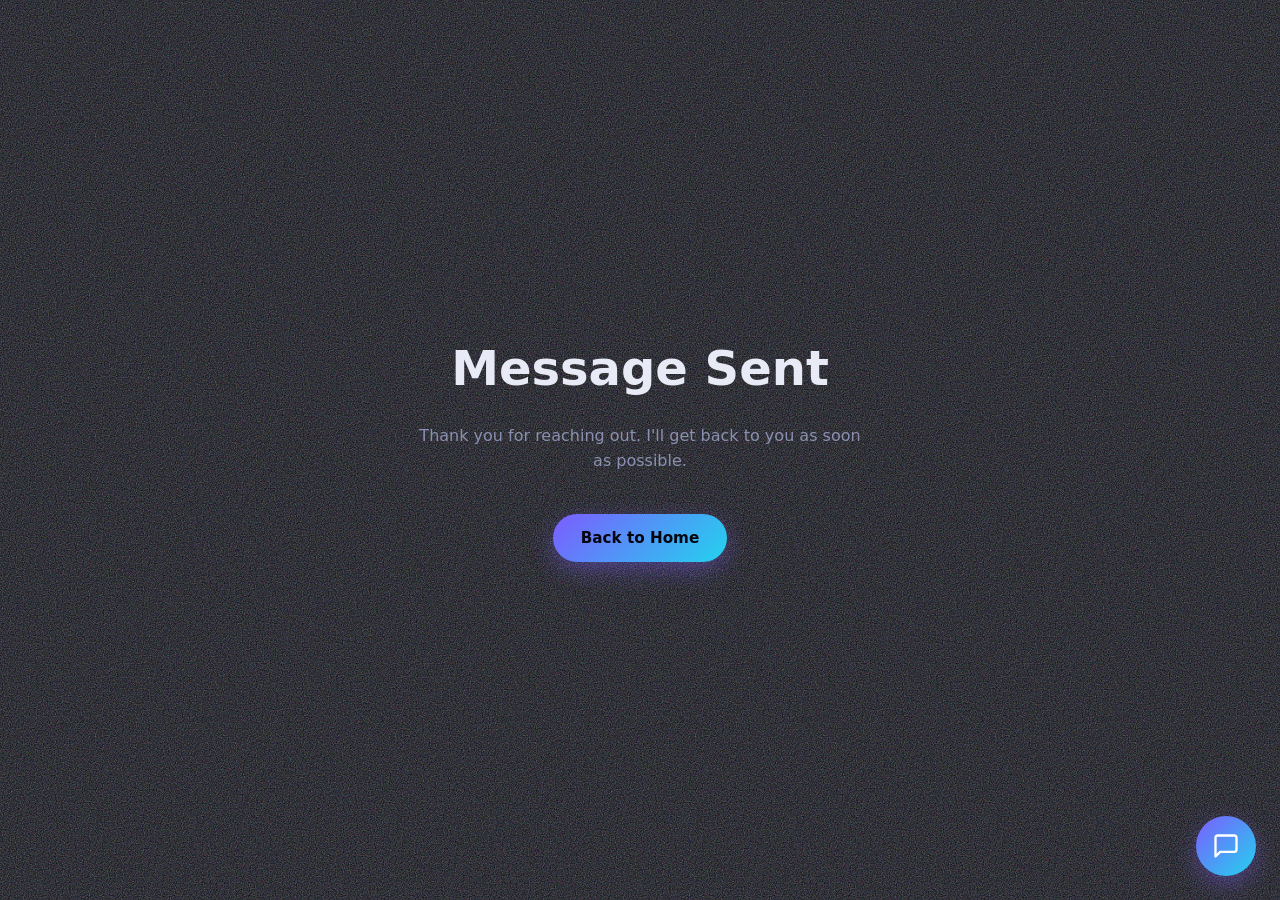
<file: thanks.html>
<!DOCTYPE html>
<html lang="en">
<head>
  <meta charset="UTF-8" />
  <meta name="viewport" content="width=device-width, initial-scale=1.0" />
  <title>Message Sent — N. Bernard</title>
  <link rel="stylesheet" href="css/styles.css" />
  <link rel="stylesheet" href="assets/css/chatbot.css" />
  <style>
    .thanks {
      min-height: 100vh;
      display: flex;
      flex-direction: column;
      align-items: center;
      justify-content: center;
      text-align: center;
      padding: 40px 24px;
    }
    .thanks h1 {
      font-size: clamp(2rem, 6vw, 3rem);
      margin-bottom: 16px;
    }
    .thanks p {
      color: var(--muted);
      max-width: 460px;
      margin-bottom: 32px;
    }
    .thanks .btn {
      margin: 8px;
    }
  </style>
</head>
<body>
  <div class="stars" aria-hidden="true"></div>
  <div class="twinkling" aria-hidden="true"></div>

  <section class="thanks">
    <h1>Message Sent</h1>
    <p>Thank you for reaching out. I'll get back to you as soon as possible.</p>
    <a href="index.html" class="btn btn-primary">Back to Home</a>
  </section>
  <script src="assets/js/chatbot.js"></script>
  <script src="assets/js/main.js"></script>
</body>
</html>
</file>
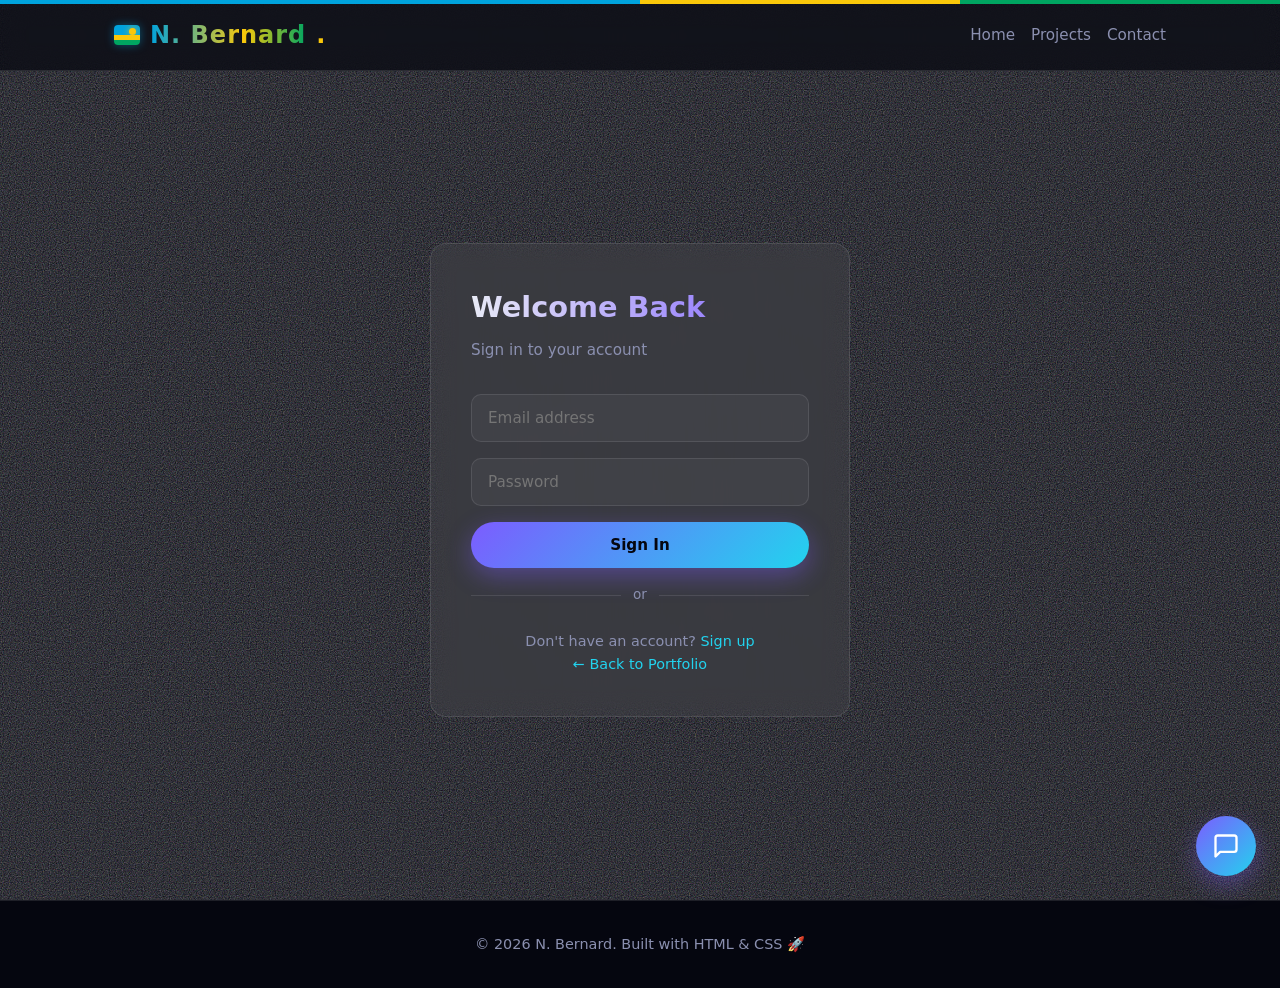
<file: auth/admin.html>
<!DOCTYPE html>
<html lang="en">
<head>
  <meta charset="UTF-8" />
  <meta name="viewport" content="width=device-width, initial-scale=1.0" />
  <title>Admin Dashboard — N. Bernard Portfolio</title>
  <link rel="stylesheet" href="../css/styles.css" />
  <link rel="stylesheet" href="../assets/css/chatbot.css" />
  <style>
    .admin-page {
      min-height: 100vh;
      padding: 120px 24px 60px;
    }
    .admin-header {
      display: flex;
      align-items: center;
      justify-content: space-between;
      margin-bottom: 32px;
      flex-wrap: wrap;
      gap: 16px;
    }
    .admin-header h1 {
      font-size: 2rem;
      background: linear-gradient(90deg, var(--text), var(--accent));
      -webkit-background-clip: text;
      background-clip: text;
      -webkit-text-fill-color: transparent;
    }
    .admin-stats {
      display: grid;
      grid-template-columns: repeat(auto-fit, minmax(200px, 1fr));
      gap: 24px;
      margin-bottom: 32px;
    }
    .stat-card {
      background: var(--card);
      border: 1px solid var(--card-border);
      border-radius: var(--radius);
      padding: 24px;
      text-align: center;
    }
    .stat-card h3 {
      font-size: 2.5rem;
      color: var(--accent-2);
      margin-bottom: 8px;
    }
    .stat-card p {
      color: var(--muted);
      font-size: 0.9rem;
    }
    .admin-table {
      width: 100%;
      border-collapse: collapse;
      background: var(--card);
      border: 1px solid var(--card-border);
      border-radius: var(--radius);
      overflow: hidden;
    }
    .admin-table th,
    .admin-table td {
      padding: 12px 16px;
      text-align: left;
      border-bottom: 1px solid var(--card-border);
    }
    .admin-table th {
      background: rgba(124, 92, 255, 0.1);
      color: var(--accent);
      font-weight: 600;
      font-size: 0.9rem;
    }
    .admin-table td {
      color: var(--text);
      font-size: 0.9rem;
    }
    .admin-table tr:last-child td {
      border-bottom: none;
    }
    .admin-table tr:hover td {
      background: rgba(255, 255, 255, 0.02);
    }
    .role-badge {
      padding: 4px 10px;
      border-radius: 999px;
      font-size: 0.75rem;
      font-weight: 600;
    }
    .role-badge.admin {
      background: rgba(124, 92, 255, 0.2);
      color: var(--accent);
    }
    .role-badge.user {
      background: rgba(34, 211, 238, 0.2);
      color: var(--accent-2);
    }
    .btn-logout {
      padding: 10px 20px;
      border-radius: 8px;
      border: 1px solid var(--card-border);
      background: var(--card);
      color: var(--text);
      cursor: pointer;
      transition: all 0.2s;
    }
    .btn-logout:hover {
      border-color: #ff6b6b;
      color: #ff6b6b;
    }
    .empty-state {
      text-align: center;
      padding: 40px;
      color: var(--muted);
    }
  </style>
</head>
<body>
  <div class="stars" aria-hidden="true"></div>
  <div class="twinkling" aria-hidden="true"></div>

  <nav class="navbar">
    <div class="nav-inner">
      <a href="../index.html" class="logo">
        <span class="flag-badge" aria-hidden="true"><span class="sun"></span></span>
        <span class="logo-name">N. Bernard</span><span class="logo-dot">.</span>
      </a>
      <input type="checkbox" id="nav-toggle" class="nav-toggle" aria-label="Toggle navigation" />
      <label for="nav-toggle" class="nav-hamburger" aria-hidden="true">
        <span></span><span></span><span></span>
      </label>
      <ul class="nav-links">
        <li><a href="../index.html">Home</a></li>
        <li><a href="../index.html#projects">Projects</a></li>
        <li><a href="../index.html#contact">Contact</a></li>
      </ul>
    </div>
  </nav>

  <div class="admin-page">
    <div class="container">
      <div class="admin-header">
        <h1>Admin Dashboard</h1>
        <button class="btn-logout" onclick="logout()">Logout</button>
      </div>

      <div class="admin-stats">
        <div class="stat-card">
          <h3 id="totalUsers">0</h3>
          <p>Total Users</p>
        </div>
        <div class="stat-card">
          <h3 id="totalAdmins">0</h3>
          <p>Admins</p>
        </div>
        <div class="stat-card">
          <h3 id="totalRegular">0</h3>
          <p>Regular Users</p>
        </div>
      </div>

      <h2 style="margin-bottom: 16px; color: var(--accent-2);">Create Admin Account</h2>
      <div class="auth-card" style="max-width: 600px; margin-bottom: 32px;">
        <form class="auth-form" id="createAdminForm">
          <input type="text" id="adminName" placeholder="Admin name" required />
          <input type="email" id="adminEmail" placeholder="Admin email" required />
          <input type="password" id="adminPassword" placeholder="Password" required />
          <p class="error-msg" id="adminError"></p>
          <p class="success-msg" id="adminSuccess"></p>
          <button type="submit" class="btn btn-primary">Create Admin</button>
        </form>
      </div>

      <h2 style="margin-bottom: 16px; color: var(--accent-2);">Registered Users</h2>
      <table class="admin-table">
        <thead>
          <tr>
            <th>Name</th>
            <th>Email</th>
            <th>Role</th>
          </tr>
        </thead>
        <tbody id="usersTable">
          <tr>
            <td colspan="3" class="empty-state">No users registered yet.</td>
          </tr>
        </tbody>
      </table>
    </div>
  </div>

  <footer class="footer">
    <p>© 2026 N. Bernard. Built with HTML & CSS 🚀</p>
  </footer>

  <script src="../assets/js/chatbot.js"></script>
  <script src="../assets/js/main.js"></script>
  <script>
    // Backend API URL - update this to your PHP server URL
    const API_URL = 'http://localhost/bernard-backend';

    // Check if user is logged in and is admin
    const currentUser = JSON.parse(localStorage.getItem('currentUser') || 'null');
    const authToken = localStorage.getItem('authToken');
    if (!currentUser || currentUser.role !== 'admin') {
      window.location.href = 'login.html';
    }

    function logout() {
      if (authToken) {
        fetch(API_URL + '/logout.php', {
          method: 'POST',
          headers: { 'Authorization': 'Bearer ' + authToken }
        }).catch(() => {});
      }
      localStorage.removeItem('currentUser');
      localStorage.removeItem('authToken');
      window.location.href = 'login.html';
    }

    async function loadUsers() {
      try {
        const response = await fetch(API_URL + '/users.php', {
          headers: { 'Authorization': 'Bearer ' + authToken }
        });
        const data = await response.json();

        if (response.ok && data.users) {
          const users = data.users;
          document.getElementById('totalUsers').textContent = users.length;
          document.getElementById('totalAdmins').textContent = users.filter(u => u.role === 'admin').length;
          document.getElementById('totalRegular').textContent = users.filter(u => u.role === 'user').length;

          if (users.length === 0) {
            document.getElementById('usersTable').innerHTML = '<tr><td colspan="3" class="empty-state">No users registered yet.</td></tr>';
            return;
          }

          document.getElementById('usersTable').innerHTML = users.map(u => `
            <tr>
              <td>${u.name}</td>
              <td>${u.email}</td>
              <td><span class="role-badge ${u.role}">${u.role}</span></td>
            </tr>
          `).join('');
        }
      } catch (err) {
        // Fallback to localStorage
        const users = JSON.parse(localStorage.getItem('users') || '[]');
        document.getElementById('totalUsers').textContent = users.length;
        document.getElementById('totalAdmins').textContent = users.filter(u => u.role === 'admin').length;
        document.getElementById('totalRegular').textContent = users.filter(u => u.role === 'user').length;

        if (users.length === 0) {
          document.getElementById('usersTable').innerHTML = '<tr><td colspan="3" class="empty-state">No users registered yet.</td></tr>';
          return;
        }

        document.getElementById('usersTable').innerHTML = users.map(u => `
          <tr>
            <td>${u.name}</td>
            <td>${u.email}</td>
            <td><span class="role-badge ${u.role}">${u.role}</span></td>
          </tr>
        `).join('');
      }
    }

    document.getElementById('createAdminForm').addEventListener('submit', async function(e) {
      e.preventDefault();
      const name = document.getElementById('adminName').value;
      const email = document.getElementById('adminEmail').value;
      const password = document.getElementById('adminPassword').value;
      const errorEl = document.getElementById('adminError');
      const successEl = document.getElementById('adminSuccess');

      errorEl.style.display = 'none';
      successEl.style.display = 'none';

      try {
        const response = await fetch(API_URL + '/create-admin.php', {
          method: 'POST',
          headers: {
            'Content-Type': 'application/json',
            'Authorization': 'Bearer ' + authToken
          },
          body: JSON.stringify({ name, email, password })
        });
        const data = await response.json();

        if (response.ok && data.success) {
          successEl.textContent = 'Admin account created successfully!';
          successEl.style.display = 'block';
          document.getElementById('createAdminForm').reset();
          loadUsers();
        } else {
          errorEl.textContent = data.error || 'Failed to create admin account.';
          errorEl.style.display = 'block';
        }
      } catch (err) {
        // Fallback to localStorage
        const users = JSON.parse(localStorage.getItem('users') || '[]');
        if (users.find(u => u.email === email)) {
          errorEl.textContent = 'An account with this email already exists.';
          errorEl.style.display = 'block';
          return;
        }
        users.push({ name, email, password, role: 'admin' });
        localStorage.setItem('users', JSON.stringify(users));
        successEl.textContent = 'Admin account created successfully!';
        successEl.style.display = 'block';
        document.getElementById('createAdminForm').reset();
        loadUsers();
      }
    });

    loadUsers();
  </script>
</body>
</html>
</file>
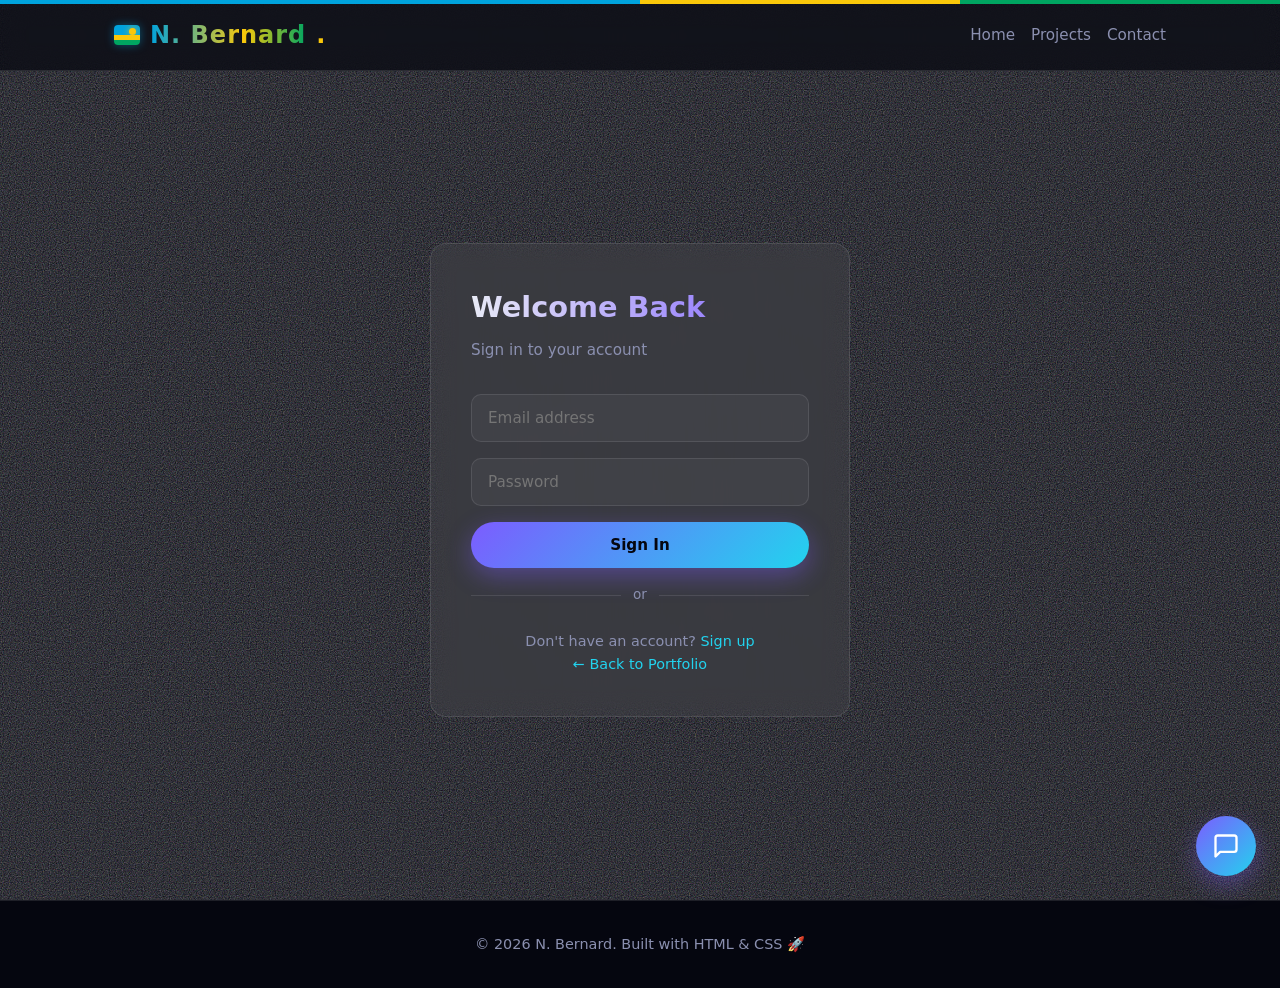
<file: auth/login.html>
<!DOCTYPE html>
<html lang="en">
<head>
  <meta charset="UTF-8" />
  <meta name="viewport" content="width=device-width, initial-scale=1.0" />
  <title>Login — N. Bernard Portfolio</title>
  <link rel="stylesheet" href="../css/styles.css" />
  <link rel="stylesheet" href="../assets/css/chatbot.css" />
  <style>
    .auth-page {
      min-height: 100vh;
      display: flex;
      align-items: center;
      justify-content: center;
      padding: 120px 24px 60px;
    }
    .auth-card {
      background: var(--card);
      border: 1px solid var(--card-border);
      border-radius: var(--radius);
      padding: 40px;
      width: 100%;
      max-width: 420px;
      backdrop-filter: blur(12px);
    }
    .auth-card h1 {
      font-size: 1.8rem;
      margin-bottom: 8px;
      background: linear-gradient(90deg, var(--text), var(--accent));
      -webkit-background-clip: text;
      background-clip: text;
      -webkit-text-fill-color: transparent;
    }
    .auth-card .subtitle {
      color: var(--muted);
      margin-bottom: 32px;
      font-size: 0.95rem;
    }
    .auth-form {
      display: flex;
      flex-direction: column;
      gap: 16px;
    }
    .auth-form input {
      padding: 14px 16px;
      border-radius: 10px;
      border: 1px solid var(--card-border);
      background: rgba(255, 255, 255, 0.04);
      color: var(--text);
      font-family: inherit;
      font-size: 0.95rem;
      outline: none;
      transition: border-color 0.2s;
    }
    .auth-form input:focus {
      border-color: var(--accent);
    }
    .auth-form .btn {
      width: 100%;
      text-align: center;
      border: none;
      cursor: pointer;
      font-family: inherit;
    }
    .auth-form .btn-primary {
      padding: 14px 28px;
    }
    .auth-links {
      text-align: center;
      margin-top: 24px;
      color: var(--muted);
      font-size: 0.9rem;
    }
    .auth-links a {
      color: var(--accent-2);
      text-decoration: none;
    }
    .auth-links a:hover {
      text-decoration: underline;
    }
    .auth-divider {
      display: flex;
      align-items: center;
      gap: 12px;
      margin: 16px 0;
      color: var(--muted);
      font-size: 0.85rem;
    }
    .auth-divider::before,
    .auth-divider::after {
      content: "";
      flex: 1;
      height: 1px;
      background: var(--card-border);
    }
    .role-selector {
      display: flex;
      gap: 12px;
      margin-bottom: 8px;
    }
    .role-btn {
      flex: 1;
      padding: 10px;
      border-radius: 8px;
      border: 1px solid var(--card-border);
      background: var(--card);
      color: var(--muted);
      cursor: pointer;
      transition: all 0.2s;
      font-size: 0.9rem;
    }
    .role-btn.active {
      border-color: var(--accent);
      color: var(--accent);
      background: rgba(124, 92, 255, 0.1);
    }
    .error-msg {
      color: #ff6b6b;
      font-size: 0.85rem;
      display: none;
    }
    .success-msg {
      color: #51cf66;
      font-size: 0.85rem;
      display: none;
    }
  </style>
</head>
<body>
  <div class="stars" aria-hidden="true"></div>
  <div class="twinkling" aria-hidden="true"></div>

  <nav class="navbar">
    <div class="nav-inner">
      <a href="../index.html" class="logo">
        <span class="flag-badge" aria-hidden="true"><span class="sun"></span></span>
        <span class="logo-name">N. Bernard</span><span class="logo-dot">.</span>
      </a>
      <input type="checkbox" id="nav-toggle" class="nav-toggle" aria-label="Toggle navigation" />
      <label for="nav-toggle" class="nav-hamburger" aria-hidden="true">
        <span></span><span></span><span></span>
      </label>
      <ul class="nav-links">
        <li><a href="../index.html">Home</a></li>
        <li><a href="../index.html#projects">Projects</a></li>
        <li><a href="../index.html#contact">Contact</a></li>
      </ul>
    </div>
  </nav>

  <div class="auth-page">
    <div class="auth-card">
      <h1>Welcome Back</h1>
      <p class="subtitle">Sign in to your account</p>

      <div class="role-selector" style="display: none;">
        <button class="role-btn active" data-role="user" onclick="selectRole('user')">User</button>
        <button class="role-btn" data-role="admin" onclick="selectRole('admin')">Admin</button>
      </div>

      <form class="auth-form" id="loginForm">
        <input type="email" id="loginEmail" placeholder="Email address" required />
        <input type="password" id="loginPassword" placeholder="Password" required />
        <p class="error-msg" id="loginError"></p>
        <p class="success-msg" id="loginSuccess"></p>
        <button type="submit" class="btn btn-primary">Sign In</button>
      </form>

      <div class="auth-divider">or</div>

      <div class="auth-links">
        <p>Don't have an account? <a href="register.html">Sign up</a></p>
        <p><a href="../index.html">← Back to Portfolio</a></p>
      </div>
    </div>
  </div>

  <footer class="footer">
    <p>© 2026 N. Bernard. Built with HTML & CSS 🚀</p>
  </footer>

  <script src="../assets/js/chatbot.js"></script>
  <script src="../assets/js/main.js"></script>
  <script>
    // Backend API URL - update this to your PHP server URL
    const API_URL = 'http://localhost/bernard-backend';

    document.getElementById('loginForm').addEventListener('submit', async function(e) {
      e.preventDefault();
      const email = document.getElementById('loginEmail').value;
      const password = document.getElementById('loginPassword').value;
      const errorEl = document.getElementById('loginError');
      const successEl = document.getElementById('loginSuccess');

      errorEl.style.display = 'none';
      successEl.style.display = 'none';

      try {
        const response = await fetch(API_URL + '/login.php', {
          method: 'POST',
          headers: { 'Content-Type': 'application/json' },
          body: JSON.stringify({ email, password })
        });
        const data = await response.json();

        if (response.ok && data.success) {
          localStorage.setItem('currentUser', JSON.stringify(data.user));
          localStorage.setItem('authToken', data.token);
          successEl.textContent = 'Login successful! Redirecting...';
          successEl.style.display = 'block';
          setTimeout(() => {
            if (data.user.role === 'admin') {
              window.location.href = 'admin.html';
            } else {
              window.location.href = '../index.html';
            }
          }, 1500);
        } else {
          errorEl.textContent = data.error || 'Invalid email or password. Please try again.';
          errorEl.style.display = 'block';
        }
      } catch (err) {
        // Fallback to localStorage if backend is unavailable
        const users = JSON.parse(localStorage.getItem('users') || '[]');
        const user = users.find(u => u.email === email && u.password === password);

        if (user) {
          localStorage.setItem('currentUser', JSON.stringify(user));
          successEl.textContent = 'Login successful! Redirecting...';
          successEl.style.display = 'block';
          setTimeout(() => {
            if (user.role === 'admin') {
              window.location.href = 'admin.html';
            } else {
              window.location.href = '../index.html';
            }
          }, 1500);
        } else {
          errorEl.textContent = 'Invalid email or password. Please try again.';
          errorEl.style.display = 'block';
        }
      }
    });
  </script>
</body>
</html>
</file>
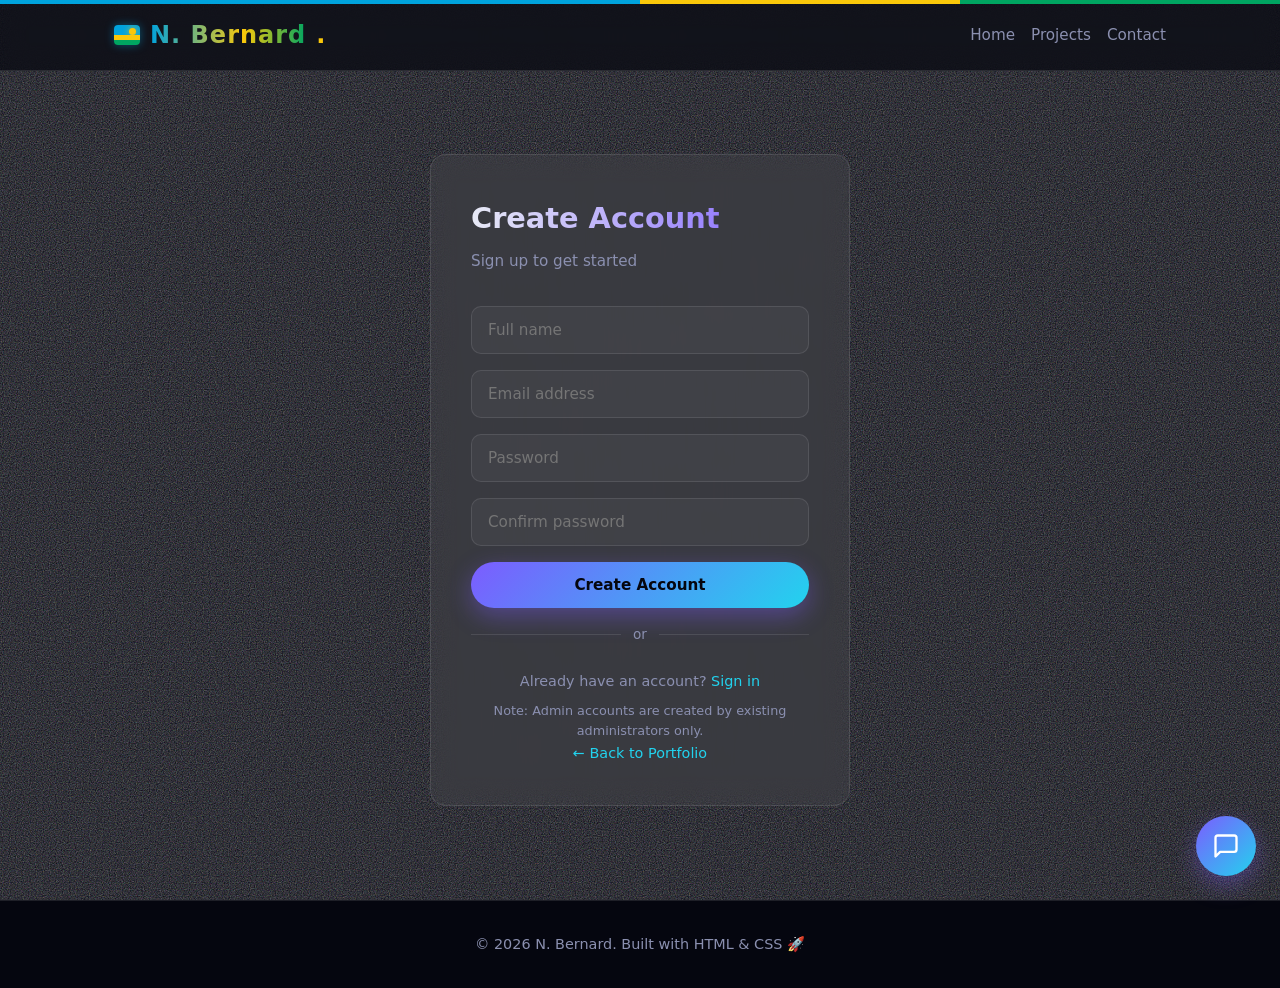
<file: auth/register.html>
<!DOCTYPE html>
<html lang="en">
<head>
  <meta charset="UTF-8" />
  <meta name="viewport" content="width=device-width, initial-scale=1.0" />
  <title>Register — N. Bernard Portfolio</title>
  <link rel="stylesheet" href="../css/styles.css" />
  <link rel="stylesheet" href="../assets/css/chatbot.css" />
  <style>
    .auth-page {
      min-height: 100vh;
      display: flex;
      align-items: center;
      justify-content: center;
      padding: 120px 24px 60px;
    }
    .auth-card {
      background: var(--card);
      border: 1px solid var(--card-border);
      border-radius: var(--radius);
      padding: 40px;
      width: 100%;
      max-width: 420px;
      backdrop-filter: blur(12px);
    }
    .auth-card h1 {
      font-size: 1.8rem;
      margin-bottom: 8px;
      background: linear-gradient(90deg, var(--text), var(--accent));
      -webkit-background-clip: text;
      background-clip: text;
      -webkit-text-fill-color: transparent;
    }
    .auth-card .subtitle {
      color: var(--muted);
      margin-bottom: 32px;
      font-size: 0.95rem;
    }
    .auth-form {
      display: flex;
      flex-direction: column;
      gap: 16px;
    }
    .auth-form input {
      padding: 14px 16px;
      border-radius: 10px;
      border: 1px solid var(--card-border);
      background: rgba(255, 255, 255, 0.04);
      color: var(--text);
      font-family: inherit;
      font-size: 0.95rem;
      outline: none;
      transition: border-color 0.2s;
    }
    .auth-form input:focus {
      border-color: var(--accent);
    }
    .auth-form .btn {
      width: 100%;
      text-align: center;
      border: none;
      cursor: pointer;
      font-family: inherit;
    }
    .auth-form .btn-primary {
      padding: 14px 28px;
    }
    .auth-links {
      text-align: center;
      margin-top: 24px;
      color: var(--muted);
      font-size: 0.9rem;
    }
    .auth-links a {
      color: var(--accent-2);
      text-decoration: none;
    }
    .auth-links a:hover {
      text-decoration: underline;
    }
    .auth-divider {
      display: flex;
      align-items: center;
      gap: 12px;
      margin: 16px 0;
      color: var(--muted);
      font-size: 0.85rem;
    }
    .auth-divider::before,
    .auth-divider::after {
      content: "";
      flex: 1;
      height: 1px;
      background: var(--card-border);
    }
    .error-msg {
      color: #ff6b6b;
      font-size: 0.85rem;
      display: none;
    }
    .success-msg {
      color: #51cf66;
      font-size: 0.85rem;
      display: none;
    }
  </style>
</head>
<body>
  <div class="stars" aria-hidden="true"></div>
  <div class="twinkling" aria-hidden="true"></div>

  <nav class="navbar">
    <div class="nav-inner">
      <a href="../index.html" class="logo">
        <span class="flag-badge" aria-hidden="true"><span class="sun"></span></span>
        <span class="logo-name">N. Bernard</span><span class="logo-dot">.</span>
      </a>
      <input type="checkbox" id="nav-toggle" class="nav-toggle" aria-label="Toggle navigation" />
      <label for="nav-toggle" class="nav-hamburger" aria-hidden="true">
        <span></span><span></span><span></span>
      </label>
      <ul class="nav-links">
        <li><a href="../index.html">Home</a></li>
        <li><a href="../index.html#projects">Projects</a></li>
        <li><a href="../index.html#contact">Contact</a></li>
      </ul>
    </div>
  </nav>

  <div class="auth-page">
    <div class="auth-card">
      <h1>Create Account</h1>
      <p class="subtitle">Sign up to get started</p>

      <form class="auth-form" id="registerForm">
        <input type="text" id="regName" placeholder="Full name" required />
        <input type="email" id="regEmail" placeholder="Email address" required />
        <input type="password" id="regPassword" placeholder="Password" required />
        <input type="password" id="regConfirm" placeholder="Confirm password" required />
        <p class="error-msg" id="regError"></p>
        <p class="success-msg" id="regSuccess"></p>
        <button type="submit" class="btn btn-primary">Create Account</button>
      </form>

      <div class="auth-divider">or</div>

      <div class="auth-links">
        <p>Already have an account? <a href="login.html">Sign in</a></p>
        <p style="font-size: 0.8rem; color: var(--muted); margin-top: 8px;">Note: Admin accounts are created by existing administrators only.</p>
        <p><a href="../index.html">← Back to Portfolio</a></p>
      </div>
    </div>
  </div>

  <footer class="footer">
    <p>© 2026 N. Bernard. Built with HTML & CSS 🚀</p>
  </footer>

  <script src="../assets/js/chatbot.js"></script>
  <script src="../assets/js/main.js"></script>
  <script>
    // Backend API URL - update this to your PHP server URL
    const API_URL = 'http://localhost/bernard-backend';

    document.getElementById('registerForm').addEventListener('submit', async function(e) {
      e.preventDefault();
      const name = document.getElementById('regName').value;
      const email = document.getElementById('regEmail').value;
      const password = document.getElementById('regPassword').value;
      const confirm = document.getElementById('regConfirm').value;
      const errorEl = document.getElementById('regError');
      const successEl = document.getElementById('regSuccess');

      errorEl.style.display = 'none';
      successEl.style.display = 'none';

      if (password !== confirm) {
        errorEl.textContent = 'Passwords do not match.';
        errorEl.style.display = 'block';
        return;
      }

      if (password.length < 6) {
        errorEl.textContent = 'Password must be at least 6 characters.';
        errorEl.style.display = 'block';
        return;
      }

      try {
        const response = await fetch(API_URL + '/register.php', {
          method: 'POST',
          headers: { 'Content-Type': 'application/json' },
          body: JSON.stringify({ name, email, password })
        });
        const data = await response.json();

        if (response.ok && data.success) {
          successEl.textContent = 'Account created successfully! Redirecting to login...';
          successEl.style.display = 'block';
          setTimeout(() => {
            window.location.href = 'login.html';
          }, 1500);
        } else {
          errorEl.textContent = data.error || 'Registration failed. Please try again.';
          errorEl.style.display = 'block';
        }
      } catch (err) {
        // Fallback to localStorage if backend is unavailable
        const users = JSON.parse(localStorage.getItem('users') || '[]');
        if (users.find(u => u.email === email)) {
          errorEl.textContent = 'An account with this email already exists.';
          errorEl.style.display = 'block';
          return;
        }
        users.push({ name, email, password, role: 'user' });
        localStorage.setItem('users', JSON.stringify(users));
        successEl.textContent = 'Account created successfully! Redirecting to login...';
        successEl.style.display = 'block';
        setTimeout(() => {
          window.location.href = 'login.html';
        }, 1500);
      }
    });
  </script>
</body>
</html>
</file>
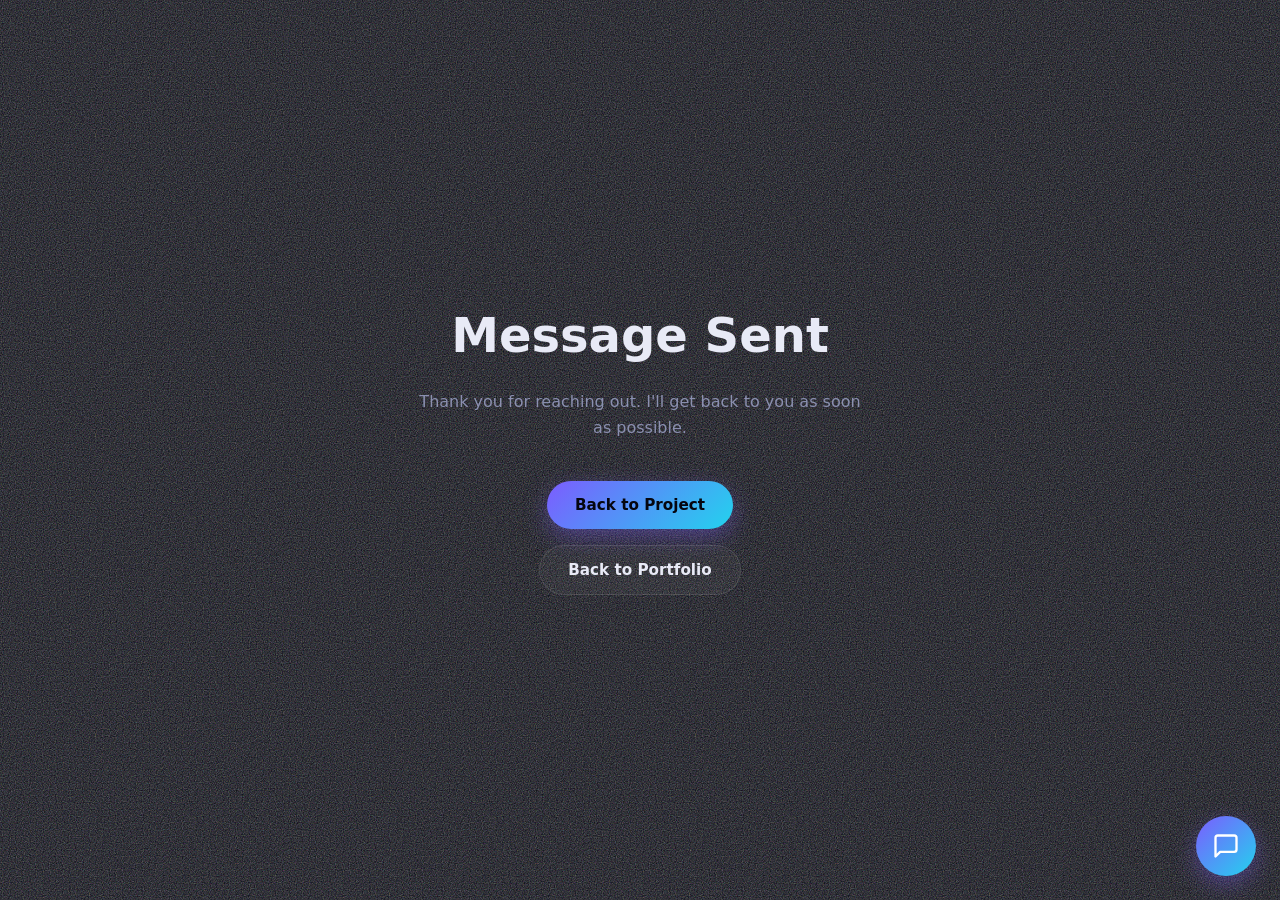
<file: projects/chartboard-ai/thanks.html>
<!DOCTYPE html>
<html lang="en">
<head>
  <meta charset="UTF-8" />
  <meta name="viewport" content="width=device-width, initial-scale=1.0" />
  <title>Message Sent — Chartboard AI</title>
  <link rel="stylesheet" href="../../css/styles.css" />
  <link rel="stylesheet" href="../../assets/css/chatbot.css" />
  <style>
    .thanks {
      min-height: 100vh;
      display: flex;
      flex-direction: column;
      align-items: center;
      justify-content: center;
      text-align: center;
      padding: 40px 24px;
    }
    .thanks h1 {
      font-size: clamp(2rem, 6vw, 3rem);
      margin-bottom: 16px;
    }
    .thanks p {
      color: var(--muted);
      max-width: 460px;
      margin-bottom: 32px;
    }
    .thanks .btn {
      margin: 8px;
    }
  </style>
</head>
<body>
  <div class="stars" aria-hidden="true"></div>
  <div class="twinkling" aria-hidden="true"></div>

  <section class="thanks">
    <h1>Message Sent</h1>
    <p>Thank you for reaching out. I'll get back to you as soon as possible.</p>
    <a href="index.html" class="btn btn-primary">Back to Project</a>
    <a href="../../index.html" class="btn btn-ghost">Back to Portfolio</a>
  </section>
  <script src="../../assets/js/chatbot.js"></script>
  <script src="../../assets/js/main.js"></script>
</body>
</html>
</file>
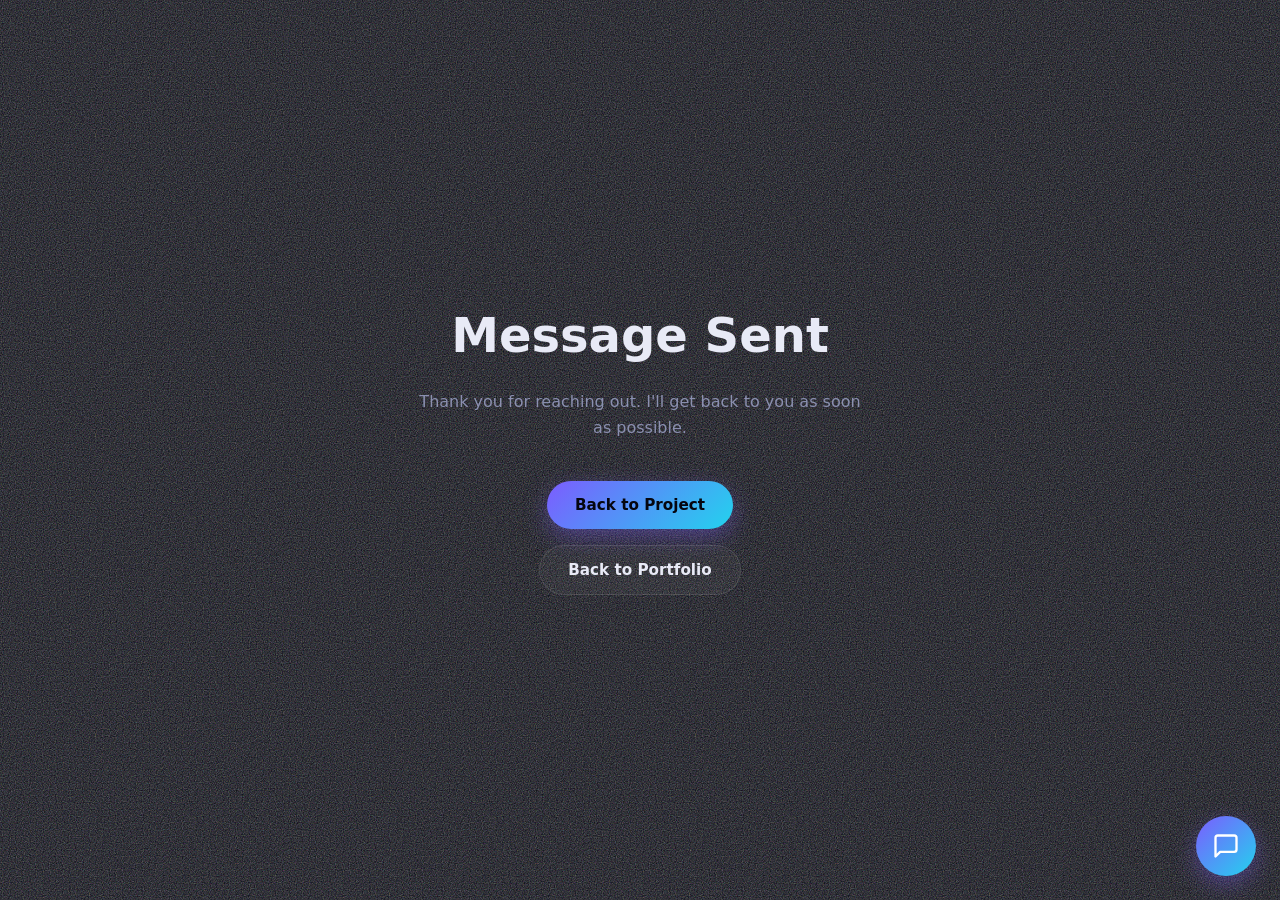
<file: projects/smart-agriculture/thanks.html>
<!DOCTYPE html>
<html lang="en">
<head>
  <meta charset="UTF-8" />
  <meta name="viewport" content="width=device-width, initial-scale=1.0" />
  <title>Message Sent — Smart Agriculture System</title>
  <link rel="stylesheet" href="../../css/styles.css" />
  <link rel="stylesheet" href="../../assets/css/chatbot.css" />
  <style>
    .thanks {
      min-height: 100vh;
      display: flex;
      flex-direction: column;
      align-items: center;
      justify-content: center;
      text-align: center;
      padding: 40px 24px;
    }
    .thanks h1 {
      font-size: clamp(2rem, 6vw, 3rem);
      margin-bottom: 16px;
    }
    .thanks p {
      color: var(--muted);
      max-width: 460px;
      margin-bottom: 32px;
    }
    .thanks .btn {
      margin: 8px;
    }
  </style>
</head>
<body>
  <div class="stars" aria-hidden="true"></div>
  <div class="twinkling" aria-hidden="true"></div>

  <section class="thanks">
    <h1>Message Sent</h1>
    <p>Thank you for reaching out. I'll get back to you as soon as possible.</p>
    <a href="index.html" class="btn btn-primary">Back to Project</a>
    <a href="../../index.html" class="btn btn-ghost">Back to Portfolio</a>
  </section>
  <script src="../../assets/js/chatbot.js"></script>
  <script src="../../assets/js/main.js"></script>
</body>
</html>
</file>
<file: css/styles.css>
/* ============================================
   N. Bernard — Portfolio
   Modern Space UI
   ============================================ */

:root {
  --bg: #05060f;
  --bg-soft: #0b0d1d;
  --card: rgba(255, 255, 255, 0.04);
  --card-border: rgba(255, 255, 255, 0.1);
  --text: #e8eaf6;
  --muted: #8b90b0;
  --accent: #7c5cff;
  --accent-2: #22d3ee;
  --radius: 16px;
  --max-width: 1100px;
}

* {
  margin: 0;
  padding: 0;
  box-sizing: border-box;
}

html {
  scroll-behavior: smooth;
}

body {
  font-family: "Segoe UI", system-ui, -apple-system, sans-serif;
  background: var(--bg);
  color: var(--text);
  line-height: 1.6;
  overflow-x: hidden;
  -webkit-tap-highlight-color: transparent;
}

section[id],
header[id] {
  scroll-margin-top: 84px;
}

::selection {
  background: var(--accent);
  color: #fff;
}

a:focus-visible,
button:focus-visible,
input:focus-visible,
textarea:focus-visible {
  outline: 2px solid var(--accent);
  outline-offset: 2px;
}

/* ============ Stars background ============ */
.stars,
.twinkling {
  position: fixed;
  top: 0;
  left: 0;
  width: 100%;
  height: 100%;
  z-index: -2;
  pointer-events: none;
}

.stars {
  background: #05060f url("data:image/svg+xml,%3Csvg xmlns='http://www.w3.org/2000/svg' width='300' height='300'%3E%3Cfilter id='n'%3E%3CfeTurbulence type='fractalNoise' baseFrequency='0.85' numOctaves='2' stitchTiles='stitch'/%3E%3C/filter%3E%3Crect width='100%25' height='100%25' filter='url(%23n)' opacity='0.55'/%3E%3C/svg%3E");
  opacity: 0.9;
}

.twinkling {
  background: transparent;
  animation: twinkle 6s ease-in-out infinite;
  mix-blend-mode: screen;
}

@keyframes twinkle {
  0%, 100% { opacity: 0.4; }
  50% { opacity: 0.9; }
}

/* ============ Navigation ============ */
.navbar {
  position: fixed;
  top: 0;
  left: 0;
  width: 100%;
  z-index: 100;
  backdrop-filter: blur(12px);
  background: rgba(5, 6, 15, 0.7);
  border-bottom: 1px solid var(--card-border);
}

.nav-inner {
  max-width: var(--max-width);
  margin: 0 auto;
  padding: 16px 24px;
  display: flex;
  align-items: center;
  justify-content: space-between;
}

.logo {
  display: flex;
  align-items: center;
  gap: 10px;
  font-size: 1.5rem;
  font-weight: 700;
  color: var(--text);
  text-decoration: none;
  letter-spacing: 1px;
}

.logo-name {
  background: linear-gradient(90deg, #00a3dd, #fac80a 60%, #00a561);
  -webkit-background-clip: text;
  background-clip: text;
  -webkit-text-fill-color: transparent;
}

.logo-dot {
  color: #fac80a;
}

.flag-badge {
  position: relative;
  flex-shrink: 0;
  width: 26px;
  height: 20px;
  border-radius: 4px;
  overflow: hidden;
  display: inline-block;
  background: linear-gradient(
    to bottom,
    #00a3dd 0%,
    #00a3dd 50%,
    #fac80a 50%,
    #fac80a 75%,
    #00a561 75%,
    #00a561 100%
  );
  box-shadow: 0 0 10px rgba(0, 163, 221, 0.45);
}

.flag-badge .sun {
  position: absolute;
  top: 3px;
  right: 4px;
  width: 7px;
  height: 7px;
  border-radius: 50%;
  background: #fac80a;
  box-shadow: 0 0 6px rgba(250, 200, 10, 0.8);
}

/* Rwanda flag ribbon */
.navbar::before {
  content: "";
  position: absolute;
  top: 0;
  left: 0;
  width: 100%;
  height: 4px;
  background: linear-gradient(90deg, #00a3dd 50%, #fac80a 50% 75%, #00a561 75%);
}

button {
  font-family: inherit;
}

/* Mobile menu toggle (checkbox hack) */
.nav-toggle {
  display: none;
  position: absolute;
  opacity: 0;
  pointer-events: none;
}

.nav-hamburger {
  display: none;
  flex-direction: column;
  gap: 5px;
  cursor: pointer;
  padding: 10px;
  border-radius: 8px;
}

.nav-hamburger span {
  display: block;
  width: 24px;
  height: 2px;
  border-radius: 2px;
  background: var(--text);
  transition: transform 0.25s ease, opacity 0.25s ease;
}

.nav-links {
  list-style: none;
  display: flex;
  gap: 16px;
  align-items: center;
  flex-wrap: wrap;
}

.nav-links a {
  color: var(--muted);
  text-decoration: none;
  font-size: 0.95rem;
  transition: color 0.2s;
}

.nav-links a:hover {
  color: var(--text);
}

.nav-cta {
  padding: 8px 18px;
  border: 1px solid var(--accent);
  border-radius: 999px;
  color: var(--accent) !important;
}

.nav-cta:hover {
  background: var(--accent);
  color: #fff !important;
}

/* ============ Hero ============ */
.hero {
  min-height: 100vh;
  display: flex;
  align-items: center;
  justify-content: center;
  position: relative;
  text-align: center;
  padding: 120px 24px 60px;
}

.hero-content {
  position: relative;
  z-index: 2;
}

.hero-tag {
  color: var(--accent-2);
  letter-spacing: 3px;
  text-transform: uppercase;
  font-size: 0.9rem;
  margin-bottom: 12px;
}

.hero-name {
  font-size: clamp(3rem, 10vw, 6rem);
  font-weight: 800;
  letter-spacing: 2px;
  background: linear-gradient(90deg, var(--text) 30%, var(--accent) 100%);
  -webkit-background-clip: text;
  background-clip: text;
  -webkit-text-fill-color: transparent;
}

.hero-role {
  font-size: 1.35rem;
  color: var(--muted);
  margin-top: 6px;
}

.hero-desc {
  max-width: 560px;
  margin: 20px auto 32px;
  color: var(--muted);
  font-size: 1.05rem;
}

/* Orbit decorations */
.orbit {
  position: absolute;
  border: 1px solid rgba(124, 92, 255, 0.25);
  border-radius: 50%;
  z-index: 1;
}

.orbit-1 {
  width: 420px;
  height: 420px;
  top: 50%;
  left: 50%;
  transform: translate(-50%, -50%);
}

.orbit-2 {
  width: 640px;
  height: 640px;
  top: 50%;
  left: 50%;
  transform: translate(-50%, -50%);
  border-color: rgba(34, 211, 238, 0.18);
}

.orbit-1::after,
.orbit-2::after {
  content: "";
  position: absolute;
  top: -5px;
  left: 50%;
  width: 10px;
  height: 10px;
  border-radius: 50%;
  background: var(--accent);
  box-shadow: 0 0 12px var(--accent);
}

.orbit-2::after {
  background: var(--accent-2);
  box-shadow: 0 0 12px var(--accent-2);
  top: 30%;
}

.scroll-hint {
  position: absolute;
  bottom: 32px;
  left: 50%;
  transform: translateX(-50%);
  color: var(--muted);
  text-decoration: none;
  font-size: 1.2rem;
  animation: bounce 2s infinite;
}

@keyframes bounce {
  0%, 100% { transform: translate(-50%, 0); }
  50% { transform: translate(-50%, 10px); }
}

/* ============ Buttons ============ */
.btn {
  display: inline-block;
  padding: 12px 28px;
  border-radius: 999px;
  text-decoration: none;
  font-weight: 600;
  font-size: 0.95rem;
  transition: transform 0.2s, box-shadow 0.2s;
}

.btn:hover {
  transform: translateY(-2px);
}

.btn-primary {
  background: linear-gradient(135deg, var(--accent), var(--accent-2));
  color: #05060f;
  box-shadow: 0 8px 24px rgba(124, 92, 255, 0.4);
}

.btn-ghost {
  border: 1px solid var(--card-border);
  color: var(--text);
  background: rgba(255, 255, 255, 0.04);
}

.btn-ghost:hover {
  border-color: var(--accent);
}

.hero-actions {
  display: flex;
  gap: 16px;
  justify-content: center;
  flex-wrap: wrap;
}

/* ============ Sections ============ */
.section {
  padding: 100px 24px;
}

.section-alt {
  background: var(--bg-soft);
}

.container {
  max-width: var(--max-width);
  margin: 0 auto;
}

.section-head {
  display: flex;
  align-items: baseline;
  gap: 16px;
  margin-bottom: 48px;
}

.section-number {
  font-size: 1rem;
  font-weight: 700;
  color: var(--accent);
  font-family: Consolas, monospace;
}

.section-title {
  font-size: clamp(1.6rem, 4vw, 2.2rem);
  font-weight: 700;
  position: relative;
}

.section-title::after {
  content: "";
  position: absolute;
  left: 0;
  bottom: -10px;
  width: 42px;
  height: 3px;
  border-radius: 999px;
  background: linear-gradient(90deg, var(--accent), var(--accent-2));
}

/* ============ About ============ */
.about-grid {
  display: grid;
  grid-template-columns: minmax(220px, 0.8fr) 1.1fr 1fr;
  gap: 32px;
  align-items: center;
}

.about-photo {
  border-radius: var(--radius);
  border: 1px solid var(--card-border);
  padding: 12px;
  background: var(--card);
  transition: transform 0.25s, border-color 0.25s;
}

.about-photo:hover {
  transform: translateY(-4px);
  border-color: var(--accent);
}

.about-photo img {
  display: block;
  width: 100%;
  height: 100%;
  object-fit: cover;
  border-radius: calc(var(--radius) - 8px);
  aspect-ratio: 4 / 5;
  filter: saturate(0.9);
}

.about-card,
.info-card,
.skill-card,
.timeline-card,
.contact-card {
  background: var(--card);
  border: 1px solid var(--card-border);
  border-radius: var(--radius);
  padding: 28px;
  transition: transform 0.25s, border-color 0.25s;
}

.about-card p {
  color: var(--muted);
}

.about-card p + p {
  margin-top: 16px;
}

.about-card:hover,
.info-card:hover,
.skill-card:hover,
.timeline-card:hover {
  transform: translateY(-4px);
  border-color: var(--accent);
}

.info-card {
  display: flex;
  flex-direction: column;
  gap: 16px;
  justify-content: center;
}

.info-row {
  display: flex;
  justify-content: space-between;
  gap: 16px;
  padding-bottom: 14px;
  border-bottom: 1px solid var(--card-border);
}

.info-row:last-child {
  border-bottom: none;
  padding-bottom: 0;
}

.info-row span {
  color: var(--muted);
}

/* ============ Skills ============ */
.skills-grid {
  display: grid;
  grid-template-columns: repeat(auto-fit, minmax(240px, 1fr));
  gap: 24px;
}

.skill-card h3 {
  margin-bottom: 16px;
  color: var(--accent-2);
  font-size: 1.1rem;
}

.skill-card ul {
  list-style: none;
  display: flex;
  flex-direction: column;
  gap: 10px;
}

.skill-card li::before {
  content: "→ ";
  color: var(--accent);
}

.skill-card li {
  color: var(--muted);
}

/* ============ Projects ============ */
.projects-grid {
  display: grid;
  grid-template-columns: repeat(auto-fit, minmax(300px, 1fr));
  gap: 24px;
}

.project-card {
  background: var(--card);
  border: 1px solid var(--card-border);
  border-radius: var(--radius);
  overflow: hidden;
  transition: transform 0.25s, border-color 0.25s;
}

.project-card:hover {
  transform: translateY(-6px);
  border-color: var(--accent);
}

.project-visual {
  height: 180px;
  display: flex;
  align-items: center;
  justify-content: center;
  position: relative;
  overflow: hidden;
}

.visual-1 {
  background: radial-gradient(circle at 70% 30%, #3b2f7a, #0b0d1d);
}

.visual-2 {
  background: radial-gradient(circle at 30% 70%, #0f5f6b, #0b0d1d);
}

.visual-3 {
  background: radial-gradient(circle at 60% 40%, #5c2f6b, #0b0d1d);
}

.planet {
  width: 64px;
  height: 64px;
  border-radius: 50%;
  background: linear-gradient(135deg, var(--accent), #3b2f7a);
  box-shadow: 0 0 40px rgba(124, 92, 255, 0.6);
  position: relative;
}

.planet::after {
  content: "";
  position: absolute;
  inset: 16px auto auto 12px;
  width: 14px;
  height: 10px;
  border-radius: 50%;
  background: rgba(255, 255, 255, 0.25);
  transform: rotate(-20deg);
}

.planet.ring {
  background: linear-gradient(135deg, var(--accent-2), #0f5f6b);
  box-shadow: 0 0 40px rgba(34, 211, 238, 0.6);
}

.planet.ring::before {
  content: "";
  position: absolute;
  inset: -10px -28px;
  border: 3px solid rgba(34, 211, 238, 0.5);
  border-radius: 50%;
  transform: rotate(-20deg);
}

.planet.moon {
  width: 44px;
  height: 44px;
  box-shadow: 0 0 30px rgba(150, 92, 255, 0.6);
}

.project-body {
  padding: 24px;
}

.project-body h3 {
  margin-bottom: 8px;
  font-size: 1.15rem;
}

.project-body p {
  color: var(--muted);
  font-size: 0.95rem;
  margin-bottom: 16px;
}

.project-tags {
  display: flex;
  gap: 8px;
  flex-wrap: wrap;
  margin-bottom: 18px;
}

.project-tags span {
  font-size: 0.75rem;
  padding: 4px 12px;
  border-radius: 999px;
  background: rgba(124, 92, 255, 0.15);
  color: var(--accent-2);
  border: 1px solid rgba(124, 92, 255, 0.3);
}

.project-link {
  color: var(--accent-2);
  text-decoration: none;
  font-size: 0.9rem;
  font-weight: 600;
  display: inline-flex;
  align-items: center;
  gap: 6px;
}

.project-link .link-icon {
  width: 16px;
  height: 16px;
}

.project-link:hover {
  text-decoration: underline;
}

/* ============ Experience ============ */
.timeline {
  display: flex;
  flex-direction: column;
  gap: 28px;
  position: relative;
  padding-left: 28px;
}

.timeline::before {
  content: "";
  position: absolute;
  left: 6px;
  top: 8px;
  bottom: 8px;
  width: 2px;
  background: linear-gradient(180deg, var(--accent), var(--accent-2));
}

.timeline-item {
  position: relative;
}

.timeline-dot {
  position: absolute;
  left: -28px;
  top: 18px;
  width: 12px;
  height: 12px;
  border-radius: 50%;
  background: var(--accent);
  box-shadow: 0 0 14px var(--accent);
}

.timeline-item:nth-child(2) .timeline-dot {
  background: var(--accent-2);
  box-shadow: 0 0 14px var(--accent-2);
}

.timeline-item:nth-child(3) .timeline-dot {
  background: #fac80a;
  box-shadow: 0 0 14px #fac80a;
}

.timeline-date {
  color: var(--accent);
  font-size: 0.85rem;
  font-family: Consolas, monospace;
  margin-bottom: 6px;
}

.timeline-card h3 {
  margin-bottom: 6px;
}

.timeline-card p:last-child {
  color: var(--muted);
  font-size: 0.95rem;
}

/* ============ Contact ============ */
.contact-grid {
  display: grid;
  grid-template-columns: 1fr 1.2fr;
  gap: 32px;
}

.contact-card h3 {
  margin-bottom: 12px;
  font-size: 1.3rem;
}

.contact-card p {
  color: var(--muted);
  margin-bottom: 24px;
}

.contact-card .btn {
  word-break: break-all;
}

.contact-note {
  font-size: 0.9rem;
  margin-top: 16px;
}

.contact-form {
  background: var(--card);
  border: 1px solid var(--card-border);
  border-radius: var(--radius);
  padding: 28px;
  display: flex;
  flex-direction: column;
  gap: 16px;
}

.contact-form input,
.contact-form textarea {
  background: rgba(255, 255, 255, 0.04);
  border: 1px solid var(--card-border);
  border-radius: 10px;
  padding: 14px 16px;
  color: var(--text);
  font-family: inherit;
  font-size: 0.95rem;
  resize: vertical;
  outline: none;
  transition: border-color 0.2s;
}

.contact-form input:focus,
.contact-form textarea:focus {
  border-color: var(--accent);
}

.contact-form button {
  border: none;
  cursor: pointer;
  align-self: flex-start;
}

.form-title {
  margin-bottom: 4px;
  font-size: 1.15rem;
}

.form-note {
  color: var(--muted);
  font-size: 0.85rem;
  text-align: center;
}

/* ============ Footer ============ */
.footer {
  text-align: center;
  padding: 32px 24px;
  border-top: 1px solid var(--card-border);
  color: var(--muted);
  font-size: 0.9rem;
}

/* ============ Responsive: tablet & small laptop ============ */
@media (max-width: 1024px) {
  .section {
    padding: 80px 20px;
  }

  .orbit-2 {
    width: 480px;
    height: 480px;
  }
}

/* ============ Responsive: mobile ============ */
@media (max-width: 768px) {
  .navbar::before {
    height: 3px;
  }

  .nav-inner {
    padding: 12px 16px;
  }

  .nav-hamburger {
    display: flex;
  }

  .nav-links {
    position: absolute;
    top: 100%;
    left: 0;
    right: 0;
    flex-direction: column;
    align-items: stretch;
    gap: 0;
    text-align: center;
    background: rgba(5, 6, 15, 0.98);
    backdrop-filter: blur(12px);
    border-bottom: 1px solid var(--card-border);
    max-height: 0;
    overflow: hidden;
    visibility: hidden;
    transition: max-height 0.3s ease, visibility 0.3s ease;
  }

  .nav-links li {
    border-top: 1px solid var(--card-border);
  }

  .nav-links a {
    display: block;
    padding: 16px 24px;
    font-size: 1rem;
  }

  .nav-cta {
    border: none;
    border-radius: 0;
    color: var(--text) !important;
  }

  .nav-cta:hover {
    background: transparent;
    color: var(--accent) !important;
  }

  .nav-toggle:checked ~ .nav-links {
    max-height: 420px;
    visibility: visible;
  }

  .nav-toggle:checked ~ .nav-hamburger span:nth-child(1) {
    transform: translateY(7px) rotate(45deg);
  }

  .nav-toggle:checked ~ .nav-hamburger span:nth-child(2) {
    opacity: 0;
  }

  .nav-toggle:checked ~ .nav-hamburger span:nth-child(3) {
    transform: translateY(-7px) rotate(-45deg);
  }

  /* Hero */
  .hero {
    padding: 110px 20px 56px;
  }

  .orbit-1 {
    width: 300px;
    height: 300px;
  }

  .orbit-2 {
    width: 440px;
    height: 440px;
  }

  .hero-desc {
    font-size: 1rem;
  }

  .hero-role {
    font-size: 1.15rem;
  }

  .hero-actions {
    flex-direction: column;
    align-items: center;
  }

  .hero-actions .btn {
    width: 100%;
    max-width: 320px;
  }

  .scroll-hint {
    bottom: 20px;
  }

  /* Sections */
  .section {
    padding: 64px 16px;
  }

  .section-head {
    margin-bottom: 32px;
    flex-wrap: wrap;
    row-gap: 4px;
  }

  .about-grid,
  .contact-grid {
    grid-template-columns: 1fr;
    gap: 24px;
  }

  .skills-grid {
    grid-template-columns: repeat(auto-fit, minmax(160px, 1fr));
    gap: 16px;
  }

  .projects-grid {
    grid-template-columns: 1fr;
  }

  .contact-form button {
    width: 100%;
    text-align: center;
  }

  .footer {
    padding: 24px 16px;
  }
}

/* ============ Responsive: small phones ============ */
@media (max-width: 480px) {
  .hero-name {
    font-size: clamp(2.4rem, 14vw, 3.4rem);
  }

  .hero-desc {
    margin-bottom: 24px;
  }

  .orbit-1,
  .orbit-2 {
    display: none;
  }

  .skills-grid {
    grid-template-columns: 1fr;
  }

  .info-row {
    flex-direction: column;
    gap: 4px;
  }

  .contact-form {
    padding: 20px;
  }

  .contact-form input,
  .contact-form textarea {
    font-size: 1rem;
  }

  .flag-badge {
    width: 22px;
    height: 17px;
  }
}

/* ============ Scroll-to-Top Button ============ */
.scroll-top-btn {
  position: fixed;
  bottom: 100px;
  right: 24px;
  width: 44px;
  height: 44px;
  border-radius: 50%;
  background: var(--card);
  border: 1px solid var(--card-border);
  color: var(--text);
  cursor: pointer;
  z-index: 9997;
  display: flex;
  align-items: center;
  justify-content: center;
  opacity: 0;
  transform: translateY(20px);
  transition: opacity 0.3s, transform 0.3s, background 0.2s, border-color 0.2s;
  pointer-events: none;
}

.scroll-top-btn.visible {
  opacity: 1;
  transform: translateY(0);
  pointer-events: auto;
}

.scroll-top-btn:hover {
  background: var(--accent);
  border-color: var(--accent);
  color: #fff;
}

.scroll-top-btn svg {
  width: 20px;
  height: 20px;
}

/* ============ Scroll Reveal Animation ============ */
.reveal {
  opacity: 0;
  transform: translateY(30px);
  transition: opacity 0.6s ease, transform 0.6s ease;
}

.reveal.revealed {
  opacity: 1;
  transform: translateY(0);
}

/* Stagger children */
.project-card.reveal:nth-child(1) { transition-delay: 0s; }
.project-card.reveal:nth-child(2) { transition-delay: 0.1s; }
.project-card.reveal:nth-child(3) { transition-delay: 0.2s; }
.project-card.reveal:nth-child(4) { transition-delay: 0.3s; }
.project-card.reveal:nth-child(5) { transition-delay: 0.4s; }

.skill-card.reveal:nth-child(1) { transition-delay: 0s; }
.skill-card.reveal:nth-child(2) { transition-delay: 0.1s; }
.skill-card.reveal:nth-child(3) { transition-delay: 0.2s; }

.feature-card.reveal:nth-child(1) { transition-delay: 0s; }
.feature-card.reveal:nth-child(2) { transition-delay: 0.1s; }
.feature-card.reveal:nth-child(3) { transition-delay: 0.2s; }
.feature-card.reveal:nth-child(4) { transition-delay: 0.3s; }
.feature-card.reveal:nth-child(5) { transition-delay: 0.4s; }
.feature-card.reveal:nth-child(6) { transition-delay: 0.5s; }

/* ============ Mobile Responsive for Scroll-to-Top ============ */
@media (max-width: 480px) {
  .scroll-top-btn {
    bottom: 80px;
    right: 16px;
    width: 40px;
    height: 40px;
  }
}
@media (prefers-reduced-motion: reduce) {
  html {
    scroll-behavior: auto;
  }

  *,
  *::before,
  *::after {
    animation: none !important;
    transition: none !important;
  }
}
/* ============ Nav Login/Register Buttons ============ */
.nav-login,
.nav-register {
  padding: 8px 16px;
  border-radius: 999px;
  font-size: 0.9rem;
  transition: all 0.2s;
}

.nav-login {
  border: 1px solid var(--card-border);
  color: var(--text) !important;
}

.nav-login:hover {
  border-color: var(--accent);
  color: var(--accent) !important;
}

.nav-register {
  background: linear-gradient(135deg, var(--accent), var(--accent-2));
  color: #fff !important;
  border: none;
}

.nav-register:hover {
  transform: translateY(-2px);
  box-shadow: 0 4px 12px rgba(124, 92, 255, 0.4);
}
</file>
<file: assets/css/chatbot.css>
/* ============================================
   AI Chatbot Widget — N. Bernard Portfolio
   ============================================ */

/* Floating Chat Button */
.chatbot-btn {
  position: fixed;
  bottom: 24px;
  right: 24px;
  width: 60px;
  height: 60px;
  border-radius: 50%;
  background: linear-gradient(135deg, var(--accent), var(--accent-2));
  border: none;
  cursor: pointer;
  z-index: 9999;
  display: flex;
  align-items: center;
  justify-content: center;
  box-shadow: 0 8px 24px rgba(124, 92, 255, 0.4);
  transition: transform 0.2s, box-shadow 0.2s;
  animation: chatPulse 2s ease-in-out infinite;
}

.chatbot-btn:hover {
  transform: scale(1.1);
  box-shadow: 0 12px 32px rgba(124, 92, 255, 0.6);
}

.chatbot-btn svg {
  width: 28px;
  height: 28px;
  color: #fff;
}

@keyframes chatPulse {
  0%, 100% { box-shadow: 0 8px 24px rgba(124, 92, 255, 0.4); }
  50% { box-shadow: 0 8px 32px rgba(124, 92, 255, 0.7); }
}

/* Chat Window */
.chatbot-window {
  position: fixed;
  bottom: 100px;
  right: 24px;
  width: 380px;
  max-width: calc(100vw - 48px);
  height: 520px;
  max-height: calc(100vh - 140px);
  background: var(--bg-soft);
  border: 1px solid var(--card-border);
  border-radius: var(--radius);
  z-index: 9998;
  display: none;
  flex-direction: column;
  overflow: hidden;
  box-shadow: 0 16px 48px rgba(0, 0, 0, 0.5);
  animation: slideUp 0.3s ease;
}

.chatbot-window.open {
  display: flex;
}

@keyframes slideUp {
  from { opacity: 0; transform: translateY(20px); }
  to { opacity: 1; transform: translateY(0); }
}

/* Chat Header */
.chatbot-header {
  padding: 16px 20px;
  background: linear-gradient(135deg, var(--accent), var(--accent-2));
  display: flex;
  align-items: center;
  justify-content: space-between;
  flex-shrink: 0;
}

.chatbot-header-info {
  display: flex;
  align-items: center;
  gap: 12px;
}

.chatbot-avatar {
  width: 36px;
  height: 36px;
  border-radius: 50%;
  background: rgba(255, 255, 255, 0.2);
  display: flex;
  align-items: center;
  justify-content: center;
  font-size: 18px;
}

.chatbot-header-text h4 {
  color: #fff;
  font-size: 1rem;
  margin: 0;
  font-weight: 600;
}

.chatbot-header-text span {
  color: rgba(255, 255, 255, 0.8);
  font-size: 0.8rem;
}

.chatbot-close {
  background: none;
  border: none;
  color: #fff;
  cursor: pointer;
  font-size: 24px;
  line-height: 1;
  padding: 4px;
  opacity: 0.8;
  transition: opacity 0.2s;
}

.chatbot-close:hover {
  opacity: 1;
}

/* Chat Messages */
.chatbot-messages {
  flex: 1;
  overflow-y: auto;
  padding: 16px;
  display: flex;
  flex-direction: column;
  gap: 12px;
}

.chatbot-messages::-webkit-scrollbar {
  width: 6px;
}

.chatbot-messages::-webkit-scrollbar-track {
  background: transparent;
}

.chatbot-messages::-webkit-scrollbar-thumb {
  background: var(--card-border);
  border-radius: 3px;
}

/* Message Bubbles */
.chatbot-msg {
  max-width: 85%;
  padding: 10px 14px;
  border-radius: 16px;
  font-size: 0.9rem;
  line-height: 1.5;
  word-wrap: break-word;
  animation: fadeIn 0.3s ease;
}

@keyframes fadeIn {
  from { opacity: 0; transform: translateY(8px); }
  to { opacity: 1; transform: translateY(0); }
}

.chatbot-msg.bot {
  background: var(--card);
  border: 1px solid var(--card-border);
  color: var(--text);
  align-self: flex-start;
  border-bottom-left-radius: 4px;
}

.chatbot-msg.user {
  background: linear-gradient(135deg, var(--accent), var(--accent-2));
  color: #fff;
  align-self: flex-end;
  border-bottom-right-radius: 4px;
}

.chatbot-msg.typing {
  display: flex;
  gap: 4px;
  align-items: center;
  padding: 14px 18px;
}

.chatbot-msg.typing span {
  width: 8px;
  height: 8px;
  border-radius: 50%;
  background: var(--muted);
  animation: typingDot 1.4s infinite;
}

.chatbot-msg.typing span:nth-child(2) { animation-delay: 0.2s; }
.chatbot-msg.typing span:nth-child(3) { animation-delay: 0.4s; }

@keyframes typingDot {
  0%, 60%, 100% { transform: translateY(0); opacity: 0.4; }
  30% { transform: translateY(-6px); opacity: 1; }
}

/* Quick Questions */
.chatbot-quick {
  padding: 8px 16px;
  display: flex;
  flex-wrap: wrap;
  gap: 8px;
  border-top: 1px solid var(--card-border);
  flex-shrink: 0;
}

.chatbot-quick-btn {
  padding: 6px 12px;
  border-radius: 999px;
  background: rgba(124, 92, 255, 0.1);
  border: 1px solid rgba(124, 92, 255, 0.3);
  color: var(--accent-2);
  font-size: 0.8rem;
  cursor: pointer;
  transition: background 0.2s, border-color 0.2s;
  white-space: nowrap;
}

.chatbot-quick-btn:hover {
  background: rgba(124, 92, 255, 0.2);
  border-color: var(--accent);
}

/* Chat Input */
.chatbot-input {
  padding: 12px 16px;
  border-top: 1px solid var(--card-border);
  display: flex;
  gap: 8px;
  flex-shrink: 0;
  background: var(--bg);
}

.chatbot-input input {
  flex: 1;
  padding: 10px 14px;
  border-radius: 999px;
  border: 1px solid var(--card-border);
  background: var(--card);
  color: var(--text);
  font-family: inherit;
  font-size: 0.9rem;
  outline: none;
  transition: border-color 0.2s;
}

.chatbot-input input:focus {
  border-color: var(--accent);
}

.chatbot-input button {
  width: 40px;
  height: 40px;
  border-radius: 50%;
  border: none;
  background: linear-gradient(135deg, var(--accent), var(--accent-2));
  color: #fff;
  cursor: pointer;
  display: flex;
  align-items: center;
  justify-content: center;
  transition: transform 0.2s;
  flex-shrink: 0;
}

.chatbot-input button:hover {
  transform: scale(1.05);
}

.chatbot-input button svg {
  width: 18px;
  height: 18px;
}

/* Mobile Responsive */
@media (max-width: 480px) {
  .chatbot-window {
    right: 12px;
    left: 12px;
    width: auto;
    bottom: 90px;
    height: calc(100vh - 110px);
  }
  
  .chatbot-btn {
    bottom: 16px;
    right: 16px;
    width: 56px;
    height: 56px;
  }
}

/* Hide on very small screens */
@media (max-width: 320px) {
  .chatbot-btn {
    width: 48px;
    height: 48px;
  }
  .chatbot-btn svg {
    width: 24px;
    height: 24px;
  }
}
</file>
<file: styles.css>
/* ============================================
   N. Bernard — Portfolio
   Modern Space UI
   ============================================ */

:root {
  --bg: #05060f;
  --bg-soft: #0b0d1d;
  --card: rgba(255, 255, 255, 0.04);
  --card-border: rgba(255, 255, 255, 0.1);
  --text: #e8eaf6;
  --muted: #8b90b0;
  --accent: #7c5cff;
  --accent-2: #22d3ee;
  --radius: 16px;
  --max-width: 1100px;
}

* {
  margin: 0;
  padding: 0;
  box-sizing: border-box;
}

html {
  scroll-behavior: smooth;
}

body {
  font-family: "Segoe UI", system-ui, -apple-system, sans-serif;
  background: var(--bg);
  color: var(--text);
  line-height: 1.6;
  overflow-x: hidden;
  -webkit-tap-highlight-color: transparent;
}

section[id],
header[id] {
  scroll-margin-top: 84px;
}

::selection {
  background: var(--accent);
  color: #fff;
}

a:focus-visible,
button:focus-visible,
input:focus-visible,
textarea:focus-visible {
  outline: 2px solid var(--accent);
  outline-offset: 2px;
}

/* ============ Stars background ============ */
.stars,
.twinkling {
  position: fixed;
  top: 0;
  left: 0;
  width: 100%;
  height: 100%;
  z-index: -2;
  pointer-events: none;
}

.stars {
  background: #05060f url("data:image/svg+xml,%3Csvg xmlns='http://www.w3.org/2000/svg' width='300' height='300'%3E%3Cfilter id='n'%3E%3CfeTurbulence type='fractalNoise' baseFrequency='0.85' numOctaves='2' stitchTiles='stitch'/%3E%3C/filter%3E%3Crect width='100%25' height='100%25' filter='url(%23n)' opacity='0.55'/%3E%3C/svg%3E");
  opacity: 0.9;
}

.twinkling {
  background: transparent;
  animation: twinkle 6s ease-in-out infinite;
  mix-blend-mode: screen;
}

@keyframes twinkle {
  0%, 100% { opacity: 0.4; }
  50% { opacity: 0.9; }
}

/* ============ Navigation ============ */
.navbar {
  position: fixed;
  top: 0;
  left: 0;
  width: 100%;
  z-index: 100;
  backdrop-filter: blur(12px);
  background: rgba(5, 6, 15, 0.7);
  border-bottom: 1px solid var(--card-border);
}

.nav-inner {
  max-width: var(--max-width);
  margin: 0 auto;
  padding: 16px 24px;
  display: flex;
  align-items: center;
  justify-content: space-between;
}

.logo {
  display: flex;
  align-items: center;
  gap: 10px;
  font-size: 1.5rem;
  font-weight: 700;
  color: var(--text);
  text-decoration: none;
  letter-spacing: 1px;
}

.logo-name {
  background: linear-gradient(90deg, #00a3dd, #fac80a 60%, #00a561);
  -webkit-background-clip: text;
  background-clip: text;
  -webkit-text-fill-color: transparent;
}

.logo-dot {
  color: #fac80a;
}

.flag-badge {
  position: relative;
  flex-shrink: 0;
  width: 26px;
  height: 20px;
  border-radius: 4px;
  overflow: hidden;
  display: inline-block;
  background: linear-gradient(
    to bottom,
    #00a3dd 0%,
    #00a3dd 50%,
    #fac80a 50%,
    #fac80a 75%,
    #00a561 75%,
    #00a561 100%
  );
  box-shadow: 0 0 10px rgba(0, 163, 221, 0.45);
}

.flag-badge .sun {
  position: absolute;
  top: 3px;
  right: 4px;
  width: 7px;
  height: 7px;
  border-radius: 50%;
  background: #fac80a;
  box-shadow: 0 0 6px rgba(250, 200, 10, 0.8);
}

/* Rwanda flag ribbon */
.navbar::before {
  content: "";
  position: absolute;
  top: 0;
  left: 0;
  width: 100%;
  height: 4px;
  background: linear-gradient(90deg, #00a3dd 50%, #fac80a 50% 75%, #00a561 75%);
}

button {
  font-family: inherit;
}

/* Mobile menu toggle (checkbox hack) */
.nav-toggle {
  display: none;
  position: absolute;
  opacity: 0;
  pointer-events: none;
}

.nav-hamburger {
  display: none;
  flex-direction: column;
  gap: 5px;
  cursor: pointer;
  padding: 10px;
  border-radius: 8px;
}

.nav-hamburger span {
  display: block;
  width: 24px;
  height: 2px;
  border-radius: 2px;
  background: var(--text);
  transition: transform 0.25s ease, opacity 0.25s ease;
}

.nav-links {
  list-style: none;
  display: flex;
  gap: 28px;
  align-items: center;
}

.nav-links a {
  color: var(--muted);
  text-decoration: none;
  font-size: 0.95rem;
  transition: color 0.2s;
}

.nav-links a:hover {
  color: var(--text);
}

.nav-cta {
  padding: 8px 18px;
  border: 1px solid var(--accent);
  border-radius: 999px;
  color: var(--accent) !important;
}

.nav-cta:hover {
  background: var(--accent);
  color: #fff !important;
}

/* ============ Hero ============ */
.hero {
  min-height: 100vh;
  display: flex;
  align-items: center;
  justify-content: center;
  position: relative;
  text-align: center;
  padding: 120px 24px 60px;
}

.hero-content {
  position: relative;
  z-index: 2;
}

.hero-tag {
  color: var(--accent-2);
  letter-spacing: 3px;
  text-transform: uppercase;
  font-size: 0.9rem;
  margin-bottom: 12px;
}

.hero-name {
  font-size: clamp(3rem, 10vw, 6rem);
  font-weight: 800;
  letter-spacing: 2px;
  background: linear-gradient(90deg, var(--text) 30%, var(--accent) 100%);
  -webkit-background-clip: text;
  background-clip: text;
  -webkit-text-fill-color: transparent;
}

.hero-role {
  font-size: 1.35rem;
  color: var(--muted);
  margin-top: 6px;
}

.hero-desc {
  max-width: 560px;
  margin: 20px auto 32px;
  color: var(--muted);
  font-size: 1.05rem;
}

/* Orbit decorations */
.orbit {
  position: absolute;
  border: 1px solid rgba(124, 92, 255, 0.25);
  border-radius: 50%;
  z-index: 1;
}

.orbit-1 {
  width: 420px;
  height: 420px;
  top: 50%;
  left: 50%;
  transform: translate(-50%, -50%);
}

.orbit-2 {
  width: 640px;
  height: 640px;
  top: 50%;
  left: 50%;
  transform: translate(-50%, -50%);
  border-color: rgba(34, 211, 238, 0.18);
}

.orbit-1::after,
.orbit-2::after {
  content: "";
  position: absolute;
  top: -5px;
  left: 50%;
  width: 10px;
  height: 10px;
  border-radius: 50%;
  background: var(--accent);
  box-shadow: 0 0 12px var(--accent);
}

.orbit-2::after {
  background: var(--accent-2);
  box-shadow: 0 0 12px var(--accent-2);
  top: 30%;
}

.scroll-hint {
  position: absolute;
  bottom: 32px;
  left: 50%;
  transform: translateX(-50%);
  color: var(--muted);
  text-decoration: none;
  font-size: 1.2rem;
  animation: bounce 2s infinite;
}

@keyframes bounce {
  0%, 100% { transform: translate(-50%, 0); }
  50% { transform: translate(-50%, 10px); }
}

/* ============ Buttons ============ */
.btn {
  display: inline-block;
  padding: 12px 28px;
  border-radius: 999px;
  text-decoration: none;
  font-weight: 600;
  font-size: 0.95rem;
  transition: transform 0.2s, box-shadow 0.2s;
}

.btn:hover {
  transform: translateY(-2px);
}

.btn-primary {
  background: linear-gradient(135deg, var(--accent), var(--accent-2));
  color: #05060f;
  box-shadow: 0 8px 24px rgba(124, 92, 255, 0.4);
}

.btn-ghost {
  border: 1px solid var(--card-border);
  color: var(--text);
  background: rgba(255, 255, 255, 0.04);
}

.btn-ghost:hover {
  border-color: var(--accent);
}

.hero-actions {
  display: flex;
  gap: 16px;
  justify-content: center;
  flex-wrap: wrap;
}

/* ============ Sections ============ */
.section {
  padding: 100px 24px;
}

.section-alt {
  background: var(--bg-soft);
}

.container {
  max-width: var(--max-width);
  margin: 0 auto;
}

.section-head {
  display: flex;
  align-items: baseline;
  gap: 16px;
  margin-bottom: 48px;
}

.section-number {
  font-size: 1rem;
  font-weight: 700;
  color: var(--accent);
  font-family: Consolas, monospace;
}

.section-title {
  font-size: clamp(1.6rem, 4vw, 2.2rem);
  font-weight: 700;
  position: relative;
}

.section-title::after {
  content: "";
  position: absolute;
  left: 0;
  bottom: -10px;
  width: 42px;
  height: 3px;
  border-radius: 999px;
  background: linear-gradient(90deg, var(--accent), var(--accent-2));
}

/* ============ About ============ */
.about-grid {
  display: grid;
  grid-template-columns: minmax(220px, 0.8fr) 1.1fr 1fr;
  gap: 32px;
  align-items: center;
}

.about-photo {
  border-radius: var(--radius);
  border: 1px solid var(--card-border);
  padding: 12px;
  background: var(--card);
  transition: transform 0.25s, border-color 0.25s;
}

.about-photo:hover {
  transform: translateY(-4px);
  border-color: var(--accent);
}

.about-photo img {
  display: block;
  width: 100%;
  height: 100%;
  object-fit: cover;
  border-radius: calc(var(--radius) - 8px);
  aspect-ratio: 4 / 5;
  filter: saturate(0.9);
}

.about-card,
.info-card,
.skill-card,
.timeline-card,
.contact-card {
  background: var(--card);
  border: 1px solid var(--card-border);
  border-radius: var(--radius);
  padding: 28px;
  transition: transform 0.25s, border-color 0.25s;
}

.about-card p {
  color: var(--muted);
}

.about-card p + p {
  margin-top: 16px;
}

.about-card:hover,
.info-card:hover,
.skill-card:hover,
.timeline-card:hover {
  transform: translateY(-4px);
  border-color: var(--accent);
}

.info-card {
  display: flex;
  flex-direction: column;
  gap: 16px;
  justify-content: center;
}

.info-row {
  display: flex;
  justify-content: space-between;
  gap: 16px;
  padding-bottom: 14px;
  border-bottom: 1px solid var(--card-border);
}

.info-row:last-child {
  border-bottom: none;
  padding-bottom: 0;
}

.info-row span {
  color: var(--muted);
}

/* ============ Skills ============ */
.skills-grid {
  display: grid;
  grid-template-columns: repeat(auto-fit, minmax(240px, 1fr));
  gap: 24px;
}

.skill-card h3 {
  margin-bottom: 16px;
  color: var(--accent-2);
  font-size: 1.1rem;
}

.skill-card ul {
  list-style: none;
  display: flex;
  flex-direction: column;
  gap: 10px;
}

.skill-card li::before {
  content: "→ ";
  color: var(--accent);
}

.skill-card li {
  color: var(--muted);
}

/* ============ Projects ============ */
.projects-grid {
  display: grid;
  grid-template-columns: repeat(auto-fit, minmax(300px, 1fr));
  gap: 24px;
}

.project-card {
  background: var(--card);
  border: 1px solid var(--card-border);
  border-radius: var(--radius);
  overflow: hidden;
  transition: transform 0.25s, border-color 0.25s;
}

.project-card:hover {
  transform: translateY(-6px);
  border-color: var(--accent);
}

.project-visual {
  height: 180px;
  display: flex;
  align-items: center;
  justify-content: center;
  position: relative;
  overflow: hidden;
}

.visual-1 {
  background: radial-gradient(circle at 70% 30%, #3b2f7a, #0b0d1d);
}

.visual-2 {
  background: radial-gradient(circle at 30% 70%, #0f5f6b, #0b0d1d);
}

.visual-3 {
  background: radial-gradient(circle at 60% 40%, #5c2f6b, #0b0d1d);
}

.planet {
  width: 64px;
  height: 64px;
  border-radius: 50%;
  background: linear-gradient(135deg, var(--accent), #3b2f7a);
  box-shadow: 0 0 40px rgba(124, 92, 255, 0.6);
  position: relative;
}

.planet::after {
  content: "";
  position: absolute;
  inset: 16px auto auto 12px;
  width: 14px;
  height: 10px;
  border-radius: 50%;
  background: rgba(255, 255, 255, 0.25);
  transform: rotate(-20deg);
}

.planet.ring {
  background: linear-gradient(135deg, var(--accent-2), #0f5f6b);
  box-shadow: 0 0 40px rgba(34, 211, 238, 0.6);
}

.planet.ring::before {
  content: "";
  position: absolute;
  inset: -10px -28px;
  border: 3px solid rgba(34, 211, 238, 0.5);
  border-radius: 50%;
  transform: rotate(-20deg);
}

.planet.moon {
  width: 44px;
  height: 44px;
  box-shadow: 0 0 30px rgba(150, 92, 255, 0.6);
}

.project-body {
  padding: 24px;
}

.project-body h3 {
  margin-bottom: 8px;
  font-size: 1.15rem;
}

.project-body p {
  color: var(--muted);
  font-size: 0.95rem;
  margin-bottom: 16px;
}

.project-tags {
  display: flex;
  gap: 8px;
  flex-wrap: wrap;
  margin-bottom: 18px;
}

.project-tags span {
  font-size: 0.75rem;
  padding: 4px 12px;
  border-radius: 999px;
  background: rgba(124, 92, 255, 0.15);
  color: var(--accent-2);
  border: 1px solid rgba(124, 92, 255, 0.3);
}

.project-link {
  color: var(--accent-2);
  text-decoration: none;
  font-size: 0.9rem;
  font-weight: 600;
  display: inline-flex;
  align-items: center;
  gap: 6px;
}

.project-link .link-icon {
  width: 16px;
  height: 16px;
}

.project-link:hover {
  text-decoration: underline;
}

/* ============ Experience ============ */
.timeline {
  display: flex;
  flex-direction: column;
  gap: 28px;
  position: relative;
  padding-left: 28px;
}

.timeline::before {
  content: "";
  position: absolute;
  left: 6px;
  top: 8px;
  bottom: 8px;
  width: 2px;
  background: linear-gradient(180deg, var(--accent), var(--accent-2));
}

.timeline-item {
  position: relative;
}

.timeline-dot {
  position: absolute;
  left: -28px;
  top: 18px;
  width: 12px;
  height: 12px;
  border-radius: 50%;
  background: var(--accent);
  box-shadow: 0 0 14px var(--accent);
}

.timeline-item:nth-child(2) .timeline-dot {
  background: var(--accent-2);
  box-shadow: 0 0 14px var(--accent-2);
}

.timeline-item:nth-child(3) .timeline-dot {
  background: #fac80a;
  box-shadow: 0 0 14px #fac80a;
}

.timeline-date {
  color: var(--accent);
  font-size: 0.85rem;
  font-family: Consolas, monospace;
  margin-bottom: 6px;
}

.timeline-card h3 {
  margin-bottom: 6px;
}

.timeline-card p:last-child {
  color: var(--muted);
  font-size: 0.95rem;
}

/* ============ Contact ============ */
.contact-grid {
  display: grid;
  grid-template-columns: 1fr 1.2fr;
  gap: 32px;
}

.contact-card h3 {
  margin-bottom: 12px;
  font-size: 1.3rem;
}

.contact-card p {
  color: var(--muted);
  margin-bottom: 24px;
}

.contact-card .btn {
  word-break: break-all;
}

.contact-note {
  font-size: 0.9rem;
  margin-top: 16px;
}

.contact-form {
  background: var(--card);
  border: 1px solid var(--card-border);
  border-radius: var(--radius);
  padding: 28px;
  display: flex;
  flex-direction: column;
  gap: 16px;
}

.contact-form input,
.contact-form textarea {
  background: rgba(255, 255, 255, 0.04);
  border: 1px solid var(--card-border);
  border-radius: 10px;
  padding: 14px 16px;
  color: var(--text);
  font-family: inherit;
  font-size: 0.95rem;
  resize: vertical;
  outline: none;
  transition: border-color 0.2s;
}

.contact-form input:focus,
.contact-form textarea:focus {
  border-color: var(--accent);
}

.contact-form button {
  border: none;
  cursor: pointer;
  align-self: flex-start;
}

.form-title {
  margin-bottom: 4px;
  font-size: 1.15rem;
}

.form-note {
  color: var(--muted);
  font-size: 0.85rem;
  text-align: center;
}

/* ============ Footer ============ */
.footer {
  text-align: center;
  padding: 32px 24px;
  border-top: 1px solid var(--card-border);
  color: var(--muted);
  font-size: 0.9rem;
}

/* ============ Responsive: tablet & small laptop ============ */
@media (max-width: 1024px) {
  .section {
    padding: 80px 20px;
  }

  .orbit-2 {
    width: 480px;
    height: 480px;
  }
}

/* ============ Responsive: mobile ============ */
@media (max-width: 768px) {
  .navbar::before {
    height: 3px;
  }

  .nav-inner {
    padding: 12px 16px;
  }

  .nav-hamburger {
    display: flex;
  }

  .nav-links {
    position: absolute;
    top: 100%;
    left: 0;
    right: 0;
    flex-direction: column;
    align-items: stretch;
    gap: 0;
    text-align: center;
    background: rgba(5, 6, 15, 0.98);
    backdrop-filter: blur(12px);
    border-bottom: 1px solid var(--card-border);
    max-height: 0;
    overflow: hidden;
    visibility: hidden;
    transition: max-height 0.3s ease, visibility 0.3s ease;
  }

  .nav-links li {
    border-top: 1px solid var(--card-border);
  }

  .nav-links a {
    display: block;
    padding: 16px 24px;
    font-size: 1rem;
  }

  .nav-cta {
    border: none;
    border-radius: 0;
    color: var(--text) !important;
  }

  .nav-cta:hover {
    background: transparent;
    color: var(--accent) !important;
  }

  .nav-toggle:checked ~ .nav-links {
    max-height: 340px;
    visibility: visible;
  }

  .nav-toggle:checked ~ .nav-hamburger span:nth-child(1) {
    transform: translateY(7px) rotate(45deg);
  }

  .nav-toggle:checked ~ .nav-hamburger span:nth-child(2) {
    opacity: 0;
  }

  .nav-toggle:checked ~ .nav-hamburger span:nth-child(3) {
    transform: translateY(-7px) rotate(-45deg);
  }

  /* Hero */
  .hero {
    padding: 110px 20px 56px;
  }

  .orbit-1 {
    width: 300px;
    height: 300px;
  }

  .orbit-2 {
    width: 440px;
    height: 440px;
  }

  .hero-desc {
    font-size: 1rem;
  }

  .hero-role {
    font-size: 1.15rem;
  }

  .hero-actions {
    flex-direction: column;
    align-items: center;
  }

  .hero-actions .btn {
    width: 100%;
    max-width: 320px;
  }

  .scroll-hint {
    bottom: 20px;
  }

  /* Sections */
  .section {
    padding: 64px 16px;
  }

  .section-head {
    margin-bottom: 32px;
    flex-wrap: wrap;
    row-gap: 4px;
  }

  .about-grid,
  .contact-grid {
    grid-template-columns: 1fr;
    gap: 24px;
  }

  .skills-grid {
    grid-template-columns: repeat(auto-fit, minmax(160px, 1fr));
    gap: 16px;
  }

  .projects-grid {
    grid-template-columns: 1fr;
  }

  .contact-form button {
    width: 100%;
    text-align: center;
  }

  .footer {
    padding: 24px 16px;
  }
}

/* ============ Responsive: small phones ============ */
@media (max-width: 480px) {
  .hero-name {
    font-size: clamp(2.4rem, 14vw, 3.4rem);
  }

  .hero-desc {
    margin-bottom: 24px;
  }

  .orbit-1,
  .orbit-2 {
    display: none;
  }

  .skills-grid {
    grid-template-columns: 1fr;
  }

  .info-row {
    flex-direction: column;
    gap: 4px;
  }

  .contact-form {
    padding: 20px;
  }

  .contact-form input,
  .contact-form textarea {
    font-size: 1rem;
  }

  .flag-badge {
    width: 22px;
    height: 17px;
  }
}

/* ============ Reduced motion ============ */
@media (prefers-reduced-motion: reduce) {
  html {
    scroll-behavior: auto;
  }

  *,
  *::before,
  *::after {
    animation: none !important;
    transition: none !important;
  }
}
</file>
